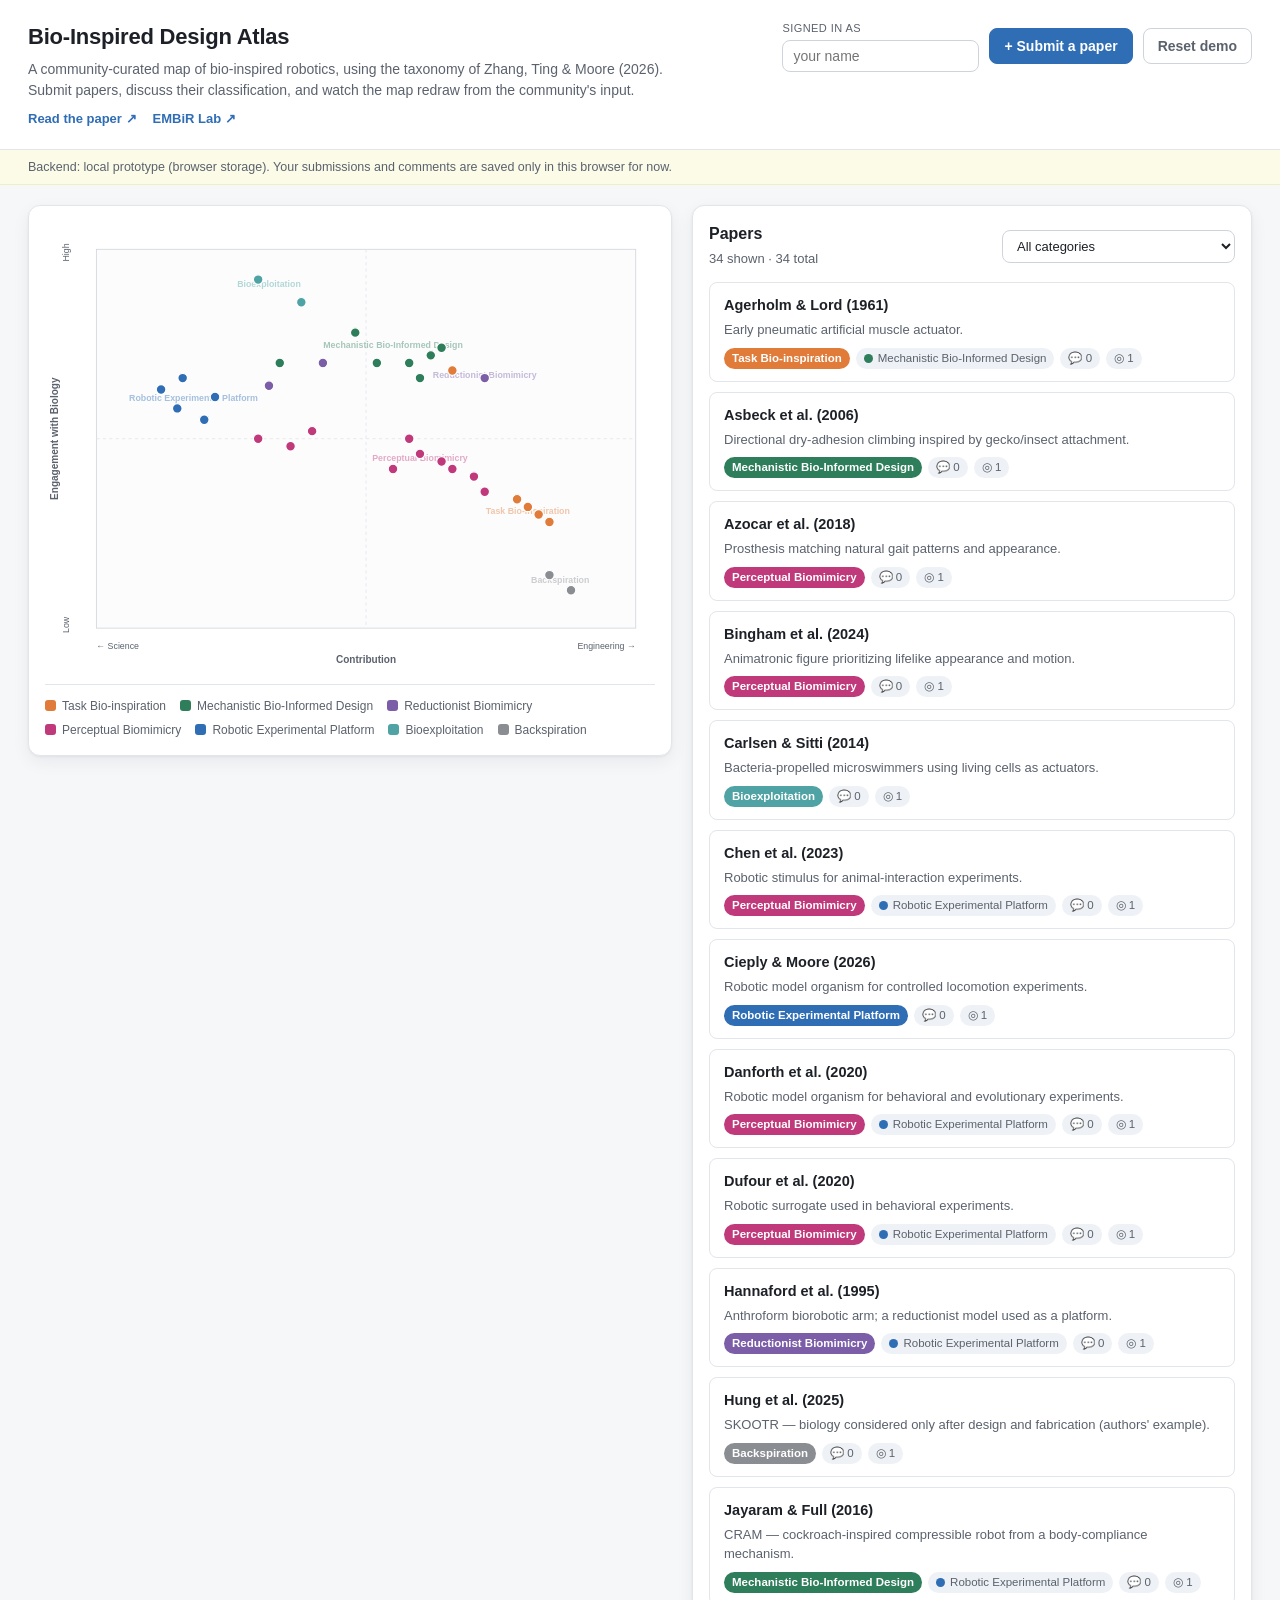
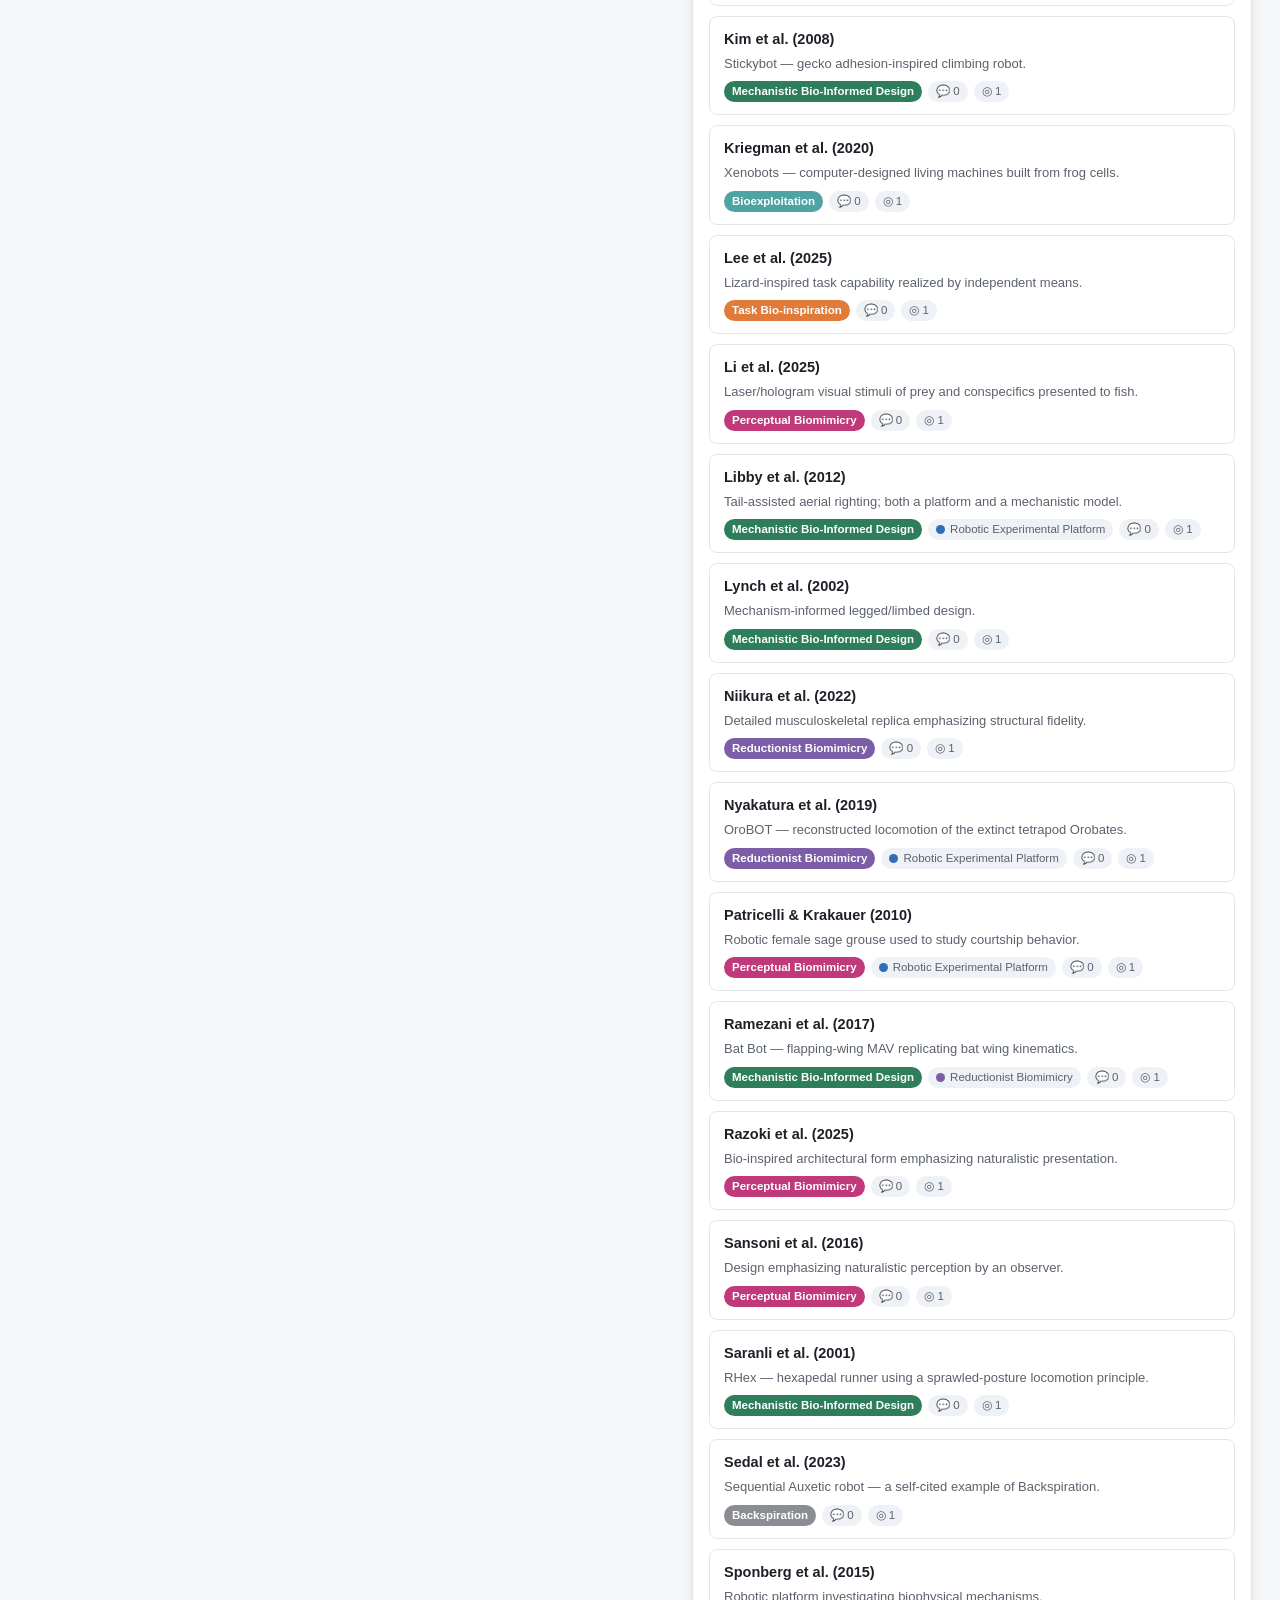
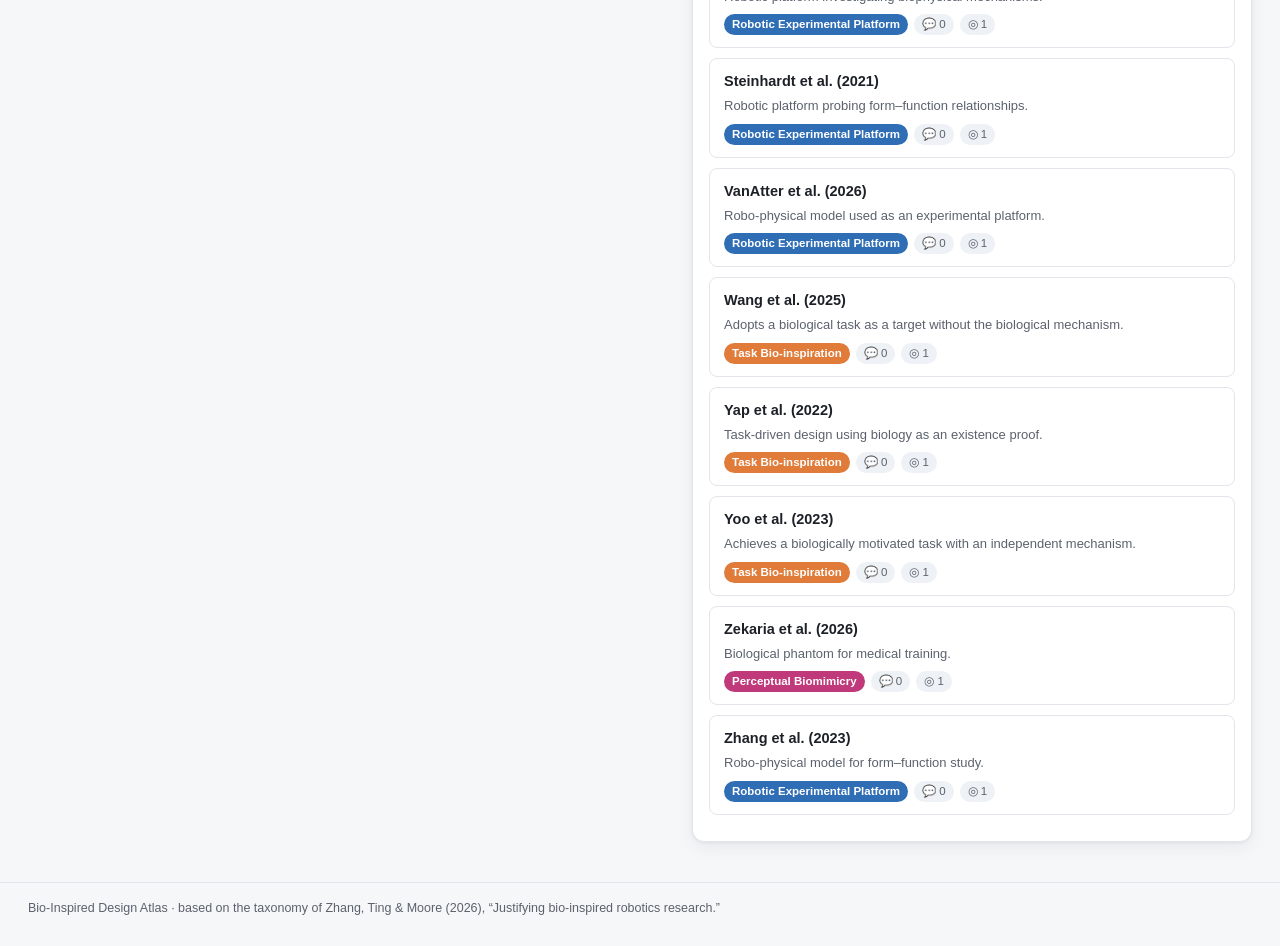
<file: standalone.html>
<!DOCTYPE html>
<html lang="en">
  <head>
    <meta charset="utf-8" />
    <meta name="viewport" content="width=device-width, initial-scale=1" />
    <title>Bio-Inspired Design Atlas</title>
    <meta
      name="description"
      content="A community atlas of bio-inspired robotics papers, classified and mapped by the Zhang–Ting–Moore (2026) taxonomy."
    />
    <!-- Bump ?v=N on EVERY asset below together when you change any CSS/JS,
         so browsers never mix a new file with a stale cached one. -->
    <style>
/* ============================================================================
 * styles.css — Bio-Inspired Design Atlas
 * ==========================================================================*/

:root {
  --bg: #f6f7f9;
  --panel: #ffffff;
  --ink: #1d2127;
  --ink-soft: #5b626d;
  --line: #e2e5ea;
  --line-strong: #cfd4dc;
  --accent: #2f6db5;
  --accent-ink: #ffffff;
  --shadow: 0 1px 3px rgba(16, 24, 40, 0.06), 0 6px 18px rgba(16, 24, 40, 0.06);
  --radius: 12px;
  --radius-sm: 8px;
}

* { box-sizing: border-box; }

body {
  margin: 0;
  font-family: -apple-system, BlinkMacSystemFont, "Segoe UI", Roboto, Helvetica,
    Arial, sans-serif;
  color: var(--ink);
  background: var(--bg);
  line-height: 1.5;
}

/* ---- Header ------------------------------------------------------------- */
.bid-header {
  display: flex;
  flex-wrap: wrap;
  gap: 16px 24px;
  align-items: flex-start;
  justify-content: space-between;
  padding: 20px 28px;
  background: var(--panel);
  border-bottom: 1px solid var(--line);
}
.bid-header-main { max-width: 640px; }
.bid-header h1 { margin: 0; font-size: 22px; letter-spacing: -0.01em; }
.bid-sub { margin: 6px 0 0; color: var(--ink-soft); font-size: 14px; }
.bid-header-links { margin: 8px 0 0; display: flex; flex-wrap: wrap; gap: 16px; font-size: 13px; }
.bid-header-links a { color: var(--accent); text-decoration: none; font-weight: 600; }
.bid-header-links a:hover { text-decoration: underline; }

.bid-header-actions {
  display: flex;
  flex-wrap: wrap;
  align-items: center;
  gap: 10px;
}
.bid-identity {
  display: flex;
  flex-direction: column;
  font-size: 11px;
  color: var(--ink-soft);
  text-transform: uppercase;
  letter-spacing: 0.04em;
}
.bid-identity input {
  margin-top: 3px;
  padding: 7px 10px;
  border: 1px solid var(--line-strong);
  border-radius: var(--radius-sm);
  font-size: 14px;
  min-width: 150px;
  text-transform: none;
  letter-spacing: normal;
  color: var(--ink);
}

.bid-btn {
  padding: 9px 14px;
  border-radius: var(--radius-sm);
  border: 1px solid var(--line-strong);
  background: var(--panel);
  color: var(--ink);
  font-size: 14px;
  font-weight: 600;
  cursor: pointer;
  transition: background 0.12s, border-color 0.12s, opacity 0.12s;
}
.bid-btn:hover { background: #f0f2f5; }
.bid-btn-primary {
  background: var(--accent);
  border-color: var(--accent);
  color: var(--accent-ink);
}
.bid-btn-primary:hover { background: #275c9b; }
.bid-btn-ghost { color: var(--ink-soft); }
.bid-btn:disabled { opacity: 0.5; cursor: not-allowed; }

.bid-auth { display: flex; align-items: center; gap: 8px; flex-wrap: wrap; }
.bid-auth-name { font-size: 13px; color: var(--ink-soft); }

.bid-backend-note {
  padding: 8px 28px;
  font-size: 12.5px;
  color: var(--ink-soft);
  background: #fbfbe8;
  border-bottom: 1px solid #efeecb;
}

/* ---- Layout ------------------------------------------------------------- */
.bid-layout {
  display: grid;
  grid-template-columns: minmax(420px, 1.15fr) minmax(360px, 1fr);
  gap: 20px;
  padding: 20px 28px 40px;
  align-items: start;
}
@media (max-width: 940px) {
  .bid-layout { grid-template-columns: 1fr; }
}

.bid-map-pane {
  position: sticky;
  top: 16px;
  background: var(--panel);
  border: 1px solid var(--line);
  border-radius: var(--radius);
  box-shadow: var(--shadow);
  padding: 16px;
}
@media (max-width: 940px) {
  .bid-map-pane { position: static; }
}

.bid-plot { width: 100%; }
.bid-plot-svg { width: 100%; height: auto; display: block; overflow: visible; }

/* ---- Plot internals ----------------------------------------------------- */
.bid-plot-frame { fill: #fcfcfd; stroke: var(--line-strong); stroke-width: 1; }
.bid-plot-grid { stroke: var(--line); stroke-width: 1; stroke-dasharray: 4 4; }
.bid-cat-label {
  font-size: 11px;
  font-weight: 700;
  opacity: 0.42;
  pointer-events: none;
  user-select: none;
}
.bid-axis-title { font-size: 12.5px; font-weight: 600; fill: var(--ink-soft); }
.bid-axis-end { font-size: 11px; fill: var(--ink-soft); }

.bid-dot {
  stroke: #ffffff;
  stroke-width: 1.5;
  cursor: pointer;
  transition: r 0.1s;
}
.bid-dot:hover { stroke: var(--ink); stroke-width: 2; }
.bid-dot:focus { outline: none; stroke: var(--ink); stroke-width: 2.5; }
.bid-dot.is-selected { stroke: var(--ink); stroke-width: 3; }

.bid-plot-tip {
  position: absolute;
  z-index: 5;
  pointer-events: none;
  background: #1d2127;
  color: #fff;
  padding: 7px 10px;
  border-radius: 8px;
  font-size: 12.5px;
  max-width: 240px;
  box-shadow: var(--shadow);
}
.bid-tip-meta { color: #b8bfca; font-size: 11px; }

/* ---- Legend ------------------------------------------------------------- */
.bid-legend {
  display: flex;
  flex-wrap: wrap;
  gap: 6px 14px;
  margin-top: 12px;
  padding-top: 12px;
  border-top: 1px solid var(--line);
}
.bid-legend-item {
  display: flex;
  align-items: center;
  gap: 6px;
  font-size: 12px;
  color: var(--ink-soft);
  cursor: default;
}
.bid-legend-swatch {
  width: 11px;
  height: 11px;
  border-radius: 3px;
  flex: 0 0 auto;
}

/* ---- Side pane / list --------------------------------------------------- */
.bid-side-pane {
  background: var(--panel);
  border: 1px solid var(--line);
  border-radius: var(--radius);
  box-shadow: var(--shadow);
  padding: 16px;
  min-height: 300px;
}
.bid-list-head {
  display: flex;
  align-items: center;
  justify-content: space-between;
  gap: 12px;
  margin-bottom: 12px;
}
.bid-list-head h2 { margin: 0; font-size: 16px; }
.bid-list-count { color: var(--ink-soft); font-size: 13px; }
.bid-filter {
  padding: 7px 10px;
  border: 1px solid var(--line-strong);
  border-radius: var(--radius-sm);
  font-size: 13px;
  color: var(--ink);
  background: var(--panel);
}

.bid-card {
  border: 1px solid var(--line);
  border-radius: var(--radius-sm);
  padding: 12px 14px;
  margin-bottom: 10px;
  cursor: pointer;
  transition: border-color 0.12s, box-shadow 0.12s;
}
.bid-card:hover { border-color: var(--line-strong); box-shadow: var(--shadow); }
.bid-card-title { font-weight: 600; font-size: 14.5px; }
.bid-card-blurb { color: var(--ink-soft); font-size: 13px; margin-top: 3px; }
.bid-card-meta {
  display: flex;
  flex-wrap: wrap;
  align-items: center;
  gap: 6px;
  margin-top: 8px;
}

.bid-chip {
  display: inline-flex;
  align-items: center;
  gap: 5px;
  font-size: 11.5px;
  font-weight: 600;
  padding: 2px 8px;
  border-radius: 999px;
  color: #fff;
  white-space: nowrap;
}
.bid-chip-soft {
  background: #eef1f5;
  color: var(--ink-soft);
  font-weight: 500;
}
.bid-chip-dot {
  width: 9px; height: 9px; border-radius: 50%; flex: 0 0 auto;
}

/* ---- Detail ------------------------------------------------------------- */
.bid-back {
  background: none;
  border: none;
  color: var(--accent);
  font-size: 13.5px;
  cursor: pointer;
  padding: 0;
  margin-bottom: 10px;
}
.bid-detail-title { margin: 0 0 4px; font-size: 18px; }
.bid-detail-fulltitle { font-size: 14.5px; font-weight: 600; margin: 0 0 6px; }
.bid-detail-blurb { color: var(--ink-soft); font-size: 14px; margin: 0 0 10px; }
.bid-detail-link { font-size: 13px; }

.bid-position-box {
  background: #f8f9fb;
  border: 1px solid var(--line);
  border-radius: var(--radius-sm);
  padding: 12px 14px;
  margin: 12px 0 6px;
}
.bid-position-box h3 { margin: 0 0 8px; font-size: 13px; text-transform: uppercase; letter-spacing: 0.04em; color: var(--ink-soft); }
.bid-tally-row {
  display: flex;
  align-items: center;
  gap: 8px;
  font-size: 13px;
  margin-bottom: 4px;
}
.bid-tally-bar {
  height: 8px;
  border-radius: 4px;
  min-width: 4px;
}
.bid-pos-readout { font-size: 13px; color: var(--ink-soft); margin-top: 6px; }

/* ---- Comments ----------------------------------------------------------- */
.bid-comments h3 { font-size: 15px; margin: 18px 0 8px; }
.bid-comment {
  border-left: 2px solid var(--line);
  padding: 6px 0 2px 12px;
  margin: 8px 0;
}
.bid-comment-head {
  display: flex;
  align-items: center;
  gap: 8px;
  font-size: 12px;
  color: var(--ink-soft);
}
.bid-comment-author { font-weight: 600; color: var(--ink); }
.bid-comment-body { font-size: 14px; margin: 4px 0; white-space: pre-wrap; word-break: break-word; }
.bid-edit-form { margin: 4px 0; }
.bid-edit-textarea {
  width: 100%;
  padding: 8px 10px;
  border: 1px solid var(--line-strong);
  border-radius: var(--radius-sm);
  font-size: 14px;
  font-family: inherit;
  resize: vertical;
  min-height: 60px;
}
.bid-comment-body.is-deleted { color: var(--ink-soft); font-style: italic; }
.bid-comment-sg {
  font-size: 12px;
  color: var(--ink-soft);
  background: #f4f6f9;
  border-radius: 6px;
  padding: 4px 8px;
  margin: 4px 0;
  display: inline-flex;
  flex-wrap: wrap;
  gap: 4px 8px;
  align-items: center;
}
.bid-comment-actions {
  display: flex;
  align-items: center;
  gap: 12px;
  font-size: 12.5px;
  margin-top: 2px;
}
.bid-vote {
  display: inline-flex;
  align-items: center;
  gap: 4px;
}
.bid-vote button {
  border: none;
  background: none;
  cursor: pointer;
  font-size: 15px;
  line-height: 1;
  color: var(--ink-soft);
  padding: 0 2px;
}
.bid-vote button.is-on { color: var(--accent); }
.bid-vote-score { min-width: 16px; text-align: center; font-weight: 600; }
.bid-linkbtn {
  border: none; background: none; color: var(--accent);
  cursor: pointer; font-size: 12.5px; padding: 0;
}
.bid-linkbtn.is-danger { color: #b23b3b; }

/* ---- Forms / classification widget ------------------------------------- */
.bid-form { margin-top: 8px; }
.bid-field { margin-bottom: 12px; }
.bid-field label { display: block; font-size: 12.5px; font-weight: 600; margin-bottom: 4px; }
.bid-field input[type="text"],
.bid-field input[type="url"],
.bid-field input[type="number"],
.bid-field textarea {
  width: 100%;
  padding: 8px 10px;
  border: 1px solid var(--line-strong);
  border-radius: var(--radius-sm);
  font-size: 14px;
  font-family: inherit;
  color: var(--ink);
}
.bid-field textarea { resize: vertical; min-height: 70px; }

.bid-classify {
  border: 1px solid var(--line);
  border-radius: var(--radius-sm);
  padding: 12px;
  background: #fafbfc;
}
.bid-slider-row { margin-bottom: 10px; }
.bid-slider-row label { display: flex; justify-content: space-between; font-size: 12.5px; font-weight: 600; }
.bid-slider-row .bid-slider-val { color: var(--ink-soft); font-weight: 500; }
.bid-slider-row input[type="range"] { width: 100%; }
.bid-slider-ends { display: flex; justify-content: space-between; font-size: 11px; color: var(--ink-soft); }

.bid-cat-picker { display: flex; flex-wrap: wrap; gap: 6px; margin-top: 4px; }
.bid-cat-toggle {
  display: inline-flex;
  align-items: center;
  gap: 6px;
  font-size: 12.5px;
  padding: 5px 9px;
  border: 1px solid var(--line-strong);
  border-radius: 999px;
  cursor: pointer;
  user-select: none;
}
.bid-cat-toggle input { display: none; }
.bid-cat-toggle.is-on { border-color: currentColor; background: #fff; font-weight: 600; }

.bid-form-actions { display: flex; gap: 10px; align-items: center; margin-top: 8px; }
.bid-error { color: #b23b3b; font-size: 13px; }
.bid-hint { color: var(--ink-soft); font-size: 12px; }

.bid-doi-row { display: flex; gap: 8px; align-items: stretch; }
.bid-doi-row input { flex: 1; }
.bid-doi-row .bid-btn { white-space: nowrap; }
.bid-lookup-msg { margin-top: 8px; font-size: 13px; padding: 8px 10px; border-radius: var(--radius-sm); }
.bid-lookup-info { background: #eef2f7; color: var(--ink-soft); }
.bid-lookup-ok { background: #e9f6ee; color: #1f6b3b; border: 1px solid #cdead6; }
.bid-lookup-error { background: #fdecec; color: #7a1f1f; border: 1px solid #f4caca; }
.bid-found-sub { margin-top: 3px; font-size: 12px; opacity: 0.85; }

.bid-toggle-classify {
  display: inline-flex; align-items: center; gap: 6px;
  font-size: 12.5px; color: var(--ink-soft); margin-bottom: 8px; cursor: pointer;
}

/* ---- Modal -------------------------------------------------------------- */
.bid-modal-backdrop {
  position: fixed; inset: 0; background: rgba(16, 24, 40, 0.45);
  display: flex; align-items: flex-start; justify-content: center;
  padding: 40px 16px; z-index: 50; overflow: auto;
}
.bid-modal {
  background: var(--panel);
  border-radius: var(--radius);
  box-shadow: var(--shadow);
  width: 100%;
  max-width: 560px;
  padding: 22px 24px;
}
.bid-modal h2 { margin: 0 0 4px; font-size: 18px; }
.bid-modal-sub { margin: 0 0 14px; color: var(--ink-soft); font-size: 13.5px; }
.bid-modal-close {
  float: right; border: none; background: none; font-size: 20px;
  cursor: pointer; color: var(--ink-soft); line-height: 1;
}

.bid-empty { color: var(--ink-soft); font-size: 14px; padding: 20px 4px; }

.bid-footer {
  padding: 16px 28px 28px;
  color: var(--ink-soft);
  font-size: 12.5px;
  border-top: 1px solid var(--line);
}
.bid-footer code { background: #eef1f5; padding: 1px 5px; border-radius: 4px; }

</style>
    <script>
      // Visible startup-error box: surfaces any script-load or boot failure
      // (e.g. a browser blocking scripts on a double-clicked file:// page)
      // instead of leaving a silently-blank plot.
      (function () {
        function show(msg) {
          try {
            var b = document.getElementById("bid-fatal");
            if (!b) {
              b = document.createElement("div");
              b.id = "bid-fatal";
              b.setAttribute(
                "style",
                "position:fixed;left:0;right:0;top:0;z-index:9999;background:#fdecec;color:#7a1f1f;border-bottom:1px solid #f4caca;padding:10px 14px;font:13px -apple-system,Segoe UI,Roboto,sans-serif"
              );
              (document.body || document.documentElement).appendChild(b);
            }
            b.textContent =
              "Atlas could not start: " + msg +
              "  —  Some browsers block scripts on double-clicked (file://) pages. Open it via a local server or the deployed site — see README, or use standalone.html.";
          } catch (e) {}
        }
        window.addEventListener("error", function (e) {
          var m = (e && e.message) ||
            (e && e.target && e.target.src ? "failed to load " + e.target.src : "unknown error");
          show(m);
        }, true);
        window.addEventListener("unhandledrejection", function (e) {
          show((e && e.reason && e.reason.message) || "startup failed");
        });
      })();
    </script>
  </head>
  <body>
    <header class="bid-header">
      <div class="bid-header-main">
        <h1>Bio-Inspired Design Atlas</h1>
        <p class="bid-sub">
          A community-curated map of bio-inspired robotics, using the taxonomy of
          Zhang, Ting &amp; Moore (2026). Submit papers, discuss their
          classification, and watch the map redraw from the community's input.
        </p>
        <p class="bid-header-links">
          <a href="https://arxiv.org/abs/2605.19840" target="_blank" rel="noopener noreferrer">Read the paper ↗</a>
          <a href="https://www.embirlab.com" target="_blank" rel="noopener noreferrer">EMBiR Lab ↗</a>
        </p>
      </div>
      <div class="bid-header-actions">
        <label class="bid-identity">
          <span>Signed in as</span>
          <input
            id="bid-user"
            type="text"
            placeholder="your name"
            autocomplete="off"
            aria-label="Your display name"
          />
        </label>
        <button id="bid-submit-btn" class="bid-btn bid-btn-primary">+ Submit a paper</button>
        <button id="bid-reset-btn" class="bid-btn bid-btn-ghost" title="Restore the seed dataset">Reset demo</button>
      </div>
    </header>

    <div id="bid-backend-note" class="bid-backend-note"></div>

    <main class="bid-layout">
      <section class="bid-map-pane" aria-label="Taxonomy map">
        <div id="bid-plot" class="bid-plot"></div>
        <div id="bid-legend" class="bid-legend"></div>
      </section>

      <section class="bid-side-pane" aria-label="Papers">
        <div id="bid-side"></div>
      </section>
    </main>

    <!-- Modal host -->
    <div id="bid-modal-root"></div>

    <footer class="bid-footer">
      <span>
        Bio-Inspired Design Atlas · based on the taxonomy of Zhang, Ting &amp;
        Moore (2026), &ldquo;Justifying bio-inspired robotics research.&rdquo;
      </span>
    </footer>

    <script>
/* ============================================================================
 * data.js — Taxonomy definitions and seed papers
 *
 * The taxonomy follows Zhang, Ting & Moore (2026), "Justifying bio-inspired
 * robotics research: A taxonomy of strategies."
 *
 * Plot axes (Fig. 2 of the paper):
 *   x  : 0.0 = purely Scientific contribution ... 1.0 = purely Engineering
 *   y  : 0.0 = low Engagement with Biology     ... 1.0 = high Engagement
 *
 * Everything here is *seed* data. Positions and category tallies are meant to
 * be overwritten by the community: each classification suggestion a user adds
 * (on submission, or in a comment) contributes an (x, y) point and a set of
 * category tags. A paper's plotted position is the mean of all such points.
 * ==========================================================================*/

(function (global) {
  "use strict";

  // ---- The two axes of Figure 2 -------------------------------------------
  const AXES = {
    x: { label: "Contribution", low: "Science", high: "Engineering" },
    y: { label: "Engagement with Biology", low: "Low", high: "High" },
  };

  // ---- The seven taxonomic categories -------------------------------------
  // `centroid` is where the category label floats on the map and where new
  // suggestions default their slider — it is a visual hint, not a constraint.
  const CATEGORIES = [
    {
      id: "task",
      name: "Task Bio-inspiration",
      color: "#E07B39",
      centroid: { x: 0.80, y: 0.30 },
      blurb:
        "A biological behavior or capability is the motivating goal, but the " +
        "design uses an independent mechanism. Biology serves as an existence " +
        "proof that the task is possible; it informs the goal, not the how.",
    },
    {
      id: "mechanistic",
      name: "Mechanistic Bio-Informed Design",
      color: "#2E7D5B",
      centroid: { x: 0.55, y: 0.74 },
      blurb:
        "A well-characterized biological mechanism is understood, abstracted, " +
        "and translated into an engineered system to enhance performance or " +
        "confer new capabilities. Each design decision is traceable to biology.",
    },
    {
      id: "reductionist",
      name: "Reductionist Biomimicry",
      color: "#7B5EA7",
      centroid: { x: 0.72, y: 0.66 },
      blurb:
        "Closely mirrors the structures of a biological system without " +
        "identifying the mechanistic principle behind their function. Strongest " +
        "when used iteratively as an experimental platform.",
    },
    {
      id: "perceptual",
      name: "Perceptual Biomimicry",
      color: "#C0397A",
      centroid: { x: 0.60, y: 0.44 },
      blurb:
        "The biological presentation of the design is the primary objective. " +
        "Success means the design is perceived as biological or naturalistic " +
        "by its intended audience — the presentation is the function.",
    },
    {
      id: "rep",
      name: "Robotic Experimental Platform",
      color: "#2F6DB5",
      centroid: { x: 0.18, y: 0.60 },
      blurb:
        "A robotic or mechanical surrogate replaces live animals to isolate and " +
        "study specific properties (morphology, kinematics, behavior) under " +
        "repeatable conditions to test scientific hypotheses.",
    },
    {
      id: "bioexploitation",
      name: "Bioexploitation",
      color: "#4FA3A5",
      centroid: { x: 0.32, y: 0.90 },
      blurb:
        "Directly incorporates biological material — living tissue or deceased " +
        "appendages — into engineered systems. Exploits biology's small-scale " +
        "manufacturing and pre-integrated components (e.g., bio-hybrid robots).",
    },
    {
      id: "backspiration",
      name: "Backspiration",
      color: "#8A8D91",
      centroid: { x: 0.86, y: 0.12 },
      blurb:
        "The 'bio-inspired' label is applied retroactively rather than arising " +
        "from the design process — a post-hoc analogy or visibility keyword " +
        "where biology did not substantively shape the engineering decisions.",
    },
  ];

  const CATEGORY_BY_ID = {};
  CATEGORIES.forEach((c) => (CATEGORY_BY_ID[c.id] = c));

  // ---- Seed papers (drawn from Fig. 2 of the review) ----------------------
  // Each paper carries an initial "seed" suggestion so the map is populated on
  // first load. `blurb` is a short editable descriptor, not an exact title.
  // p() = helper to build a seed paper with one seed suggestion.
  function p(id, label, year, cats, x, y, blurb) {
    return {
      id,
      label, // e.g. "Kriegman et al. (2020)"
      year,
      link: "",
      blurb: blurb || "Seed example from Fig. 2 of the review.",
      seed: true,
      seedSuggestion: { x, y, categories: cats },
    };
  }

  const SEED_PAPERS = [
    // --- Robotic Experimental Platform ---
    p("vanatter2026", "VanAtter et al. (2026)", 2026, ["rep"], 0.15, 0.58,
      "Robo-physical model used as an experimental platform."),
    p("libby2012", "Libby et al. (2012)", 2012, ["rep", "mechanistic"], 0.34, 0.70,
      "Tail-assisted aerial righting; both a platform and a mechanistic model."),
    p("steinhardt2021", "Steinhardt et al. (2021)", 2021, ["rep"], 0.20, 0.55,
      "Robotic platform probing form–function relationships."),
    p("cieply2026", "Cieply & Moore (2026)", 2026, ["rep"], 0.12, 0.63,
      "Robotic model organism for controlled locomotion experiments."),
    p("zhang2023", "Zhang et al. (2023)", 2023, ["rep"], 0.16, 0.66,
      "Robo-physical model for form–function study."),
    p("sponberg2015", "Sponberg et al. (2015)", 2015, ["rep"], 0.22, 0.61,
      "Robotic platform investigating biophysical mechanisms."),
    p("dufour2020", "Dufour et al. (2020)", 2020, ["rep", "perceptual"], 0.30, 0.50,
      "Robotic surrogate used in behavioral experiments."),
    p("patricelli2010", "Patricelli & Krakauer (2010)", 2010, ["rep", "perceptual"], 0.36, 0.48,
      "Robotic female sage grouse used to study courtship behavior."),
    p("danforth2020", "Danforth et al. (2020)", 2020, ["rep", "perceptual"], 0.40, 0.52,
      "Robotic model organism for behavioral and evolutionary experiments."),
    p("hannaford1995", "Hannaford et al. (1995)", 1995, ["rep", "reductionist"], 0.32, 0.64,
      "Anthroform biorobotic arm; a reductionist model used as a platform."),
    p("nyakatura2019", "Nyakatura et al. (2019)", 2019, ["reductionist", "rep"], 0.42, 0.70,
      "OroBOT — reconstructed locomotion of the extinct tetrapod Orobates."),

    // --- Mechanistic Bio-Informed Design ---
    p("jayaram2016", "Jayaram & Full (2016)", 2016, ["mechanistic", "rep"], 0.48, 0.78,
      "CRAM — cockroach-inspired compressible robot from a body-compliance mechanism."),
    p("saranli2001", "Saranli et al. (2001)", 2001, ["mechanistic"], 0.62, 0.72,
      "RHex — hexapedal runner using a sprawled-posture locomotion principle."),
    p("agerholm1961", "Agerholm & Lord (1961)", 1961, ["mechanistic", "task"], 0.66, 0.68,
      "Early pneumatic artificial muscle actuator."),
    p("kim2008", "Kim et al. (2008)", 2008, ["mechanistic"], 0.58, 0.70,
      "Stickybot — gecko adhesion-inspired climbing robot."),
    p("asbeck2006", "Asbeck et al. (2006)", 2006, ["mechanistic"], 0.60, 0.66,
      "Directional dry-adhesion climbing inspired by gecko/insect attachment."),
    p("ramezani2017", "Ramezani et al. (2017)", 2017, ["mechanistic", "reductionist"], 0.64, 0.74,
      "Bat Bot — flapping-wing MAV replicating bat wing kinematics."),
    p("lynch2002", "Lynch et al. (2002)", 2002, ["mechanistic"], 0.52, 0.70,
      "Mechanism-informed legged/limbed design."),

    // --- Reductionist Biomimicry ---
    p("niikura2022", "Niikura et al. (2022)", 2022, ["reductionist"], 0.72, 0.66,
      "Detailed musculoskeletal replica emphasizing structural fidelity."),

    // --- Perceptual Biomimicry ---
    p("chen2023", "Chen et al. (2023)", 2023, ["perceptual", "rep"], 0.58, 0.50,
      "Robotic stimulus for animal-interaction experiments."),
    p("bingham2024", "Bingham et al. (2024)", 2024, ["perceptual"], 0.70, 0.40,
      "Animatronic figure prioritizing lifelike appearance and motion."),
    p("azocar2018", "Azocar et al. (2018)", 2018, ["perceptual"], 0.64, 0.44,
      "Prosthesis matching natural gait patterns and appearance."),
    p("sansoni2016", "Sansoni et al. (2016)", 2016, ["perceptual"], 0.66, 0.42,
      "Design emphasizing naturalistic perception by an observer."),
    p("zekaria2026", "Zekaria et al. (2026)", 2026, ["perceptual"], 0.60, 0.46,
      "Biological phantom for medical training."),
    p("razoki2025", "Razoki et al. (2025)", 2025, ["perceptual"], 0.72, 0.36,
      "Bio-inspired architectural form emphasizing naturalistic presentation."),
    p("li2025", "Li et al. (2025)", 2025, ["perceptual"], 0.55, 0.42,
      "Laser/hologram visual stimuli of prey and conspecifics presented to fish."),

    // --- Task Bio-inspiration ---
    p("yoo2023", "Yoo et al. (2023)", 2023, ["task"], 0.80, 0.32,
      "Achieves a biologically motivated task with an independent mechanism."),
    p("wang2025", "Wang et al. (2025)", 2025, ["task"], 0.84, 0.28,
      "Adopts a biological task as a target without the biological mechanism."),
    p("yap2022", "Yap et al. (2022)", 2022, ["task"], 0.78, 0.34,
      "Task-driven design using biology as an existence proof."),
    p("lee2025", "Lee et al. (2025)", 2025, ["task"], 0.82, 0.30,
      "Lizard-inspired task capability realized by independent means."),

    // --- Bioexploitation ---
    p("kriegman2020", "Kriegman et al. (2020)", 2020, ["bioexploitation"], 0.30, 0.92,
      "Xenobots — computer-designed living machines built from frog cells."),
    p("carlsen2014", "Carlsen & Sitti (2014)", 2014, ["bioexploitation"], 0.38, 0.86,
      "Bacteria-propelled microswimmers using living cells as actuators."),

    // --- Backspiration ---
    p("hung2025", "Hung et al. (2025)", 2025, ["backspiration"], 0.84, 0.14,
      "SKOOTR — biology considered only after design and fabrication (authors' example)."),
    p("sedal2023", "Sedal et al. (2023)", 2023, ["backspiration"], 0.88, 0.10,
      "Sequential Auxetic robot — a self-cited example of Backspiration."),
  ];

  global.BID = global.BID || {};
  global.BID.AXES = AXES;
  global.BID.CATEGORIES = CATEGORIES;
  global.BID.CATEGORY_BY_ID = CATEGORY_BY_ID;
  global.BID.SEED_PAPERS = SEED_PAPERS;
})(window);

</script>
    <script>
/* ============================================================================
 * store.js — Data-access layer (localStorage implementation)
 *
 * Every method is async (returns a Promise) even though localStorage is
 * synchronous. This is deliberate: the Supabase-backed store has the exact
 * same method signatures but is genuinely async, so swapping the backend
 * later requires NO changes in app.js — just point BID.store at the other
 * implementation. See supabase/schema.sql and README.md.
 *
 * Data model
 *   paper       { id, label, year, link, blurb, author, createdAt, seed }
 *   comment     { id, paperId, parentId, body, author, createdAt,
 *                 voters:{userId:±1}, deleted }
 *   suggestion  { id, paperId, commentId|null, x, y, categories:[id], author,
 *                 createdAt }
 *
 * A paper's plotted position is the MEAN of all its suggestions' (x,y).
 * Its category tally counts every category tag across all suggestions.
 * ==========================================================================*/

(function (global) {
  "use strict";

  const KEY = "bid_state_v1";
  const USER_KEY = "bid_user_v1";

  let _id = 0;
  function uid(prefix) {
    _id += 1;
    return prefix + "_" + Date.now().toString(36) + "_" + _id.toString(36);
  }

  function nowISO() {
    return new Date().toISOString();
  }

  function defer(value) {
    // Mimic an async backend so the UI code is identical for Supabase.
    return new Promise((resolve) => setTimeout(() => resolve(value), 0));
  }

  // ---- Persistence --------------------------------------------------------
  let state = null;
  let storageHealthy = true; // flips false if a write ever fails (quota / private mode)

  function persist() {
    try {
      localStorage.setItem(KEY, JSON.stringify(state));
      storageHealthy = true;
      return true;
    } catch (e) {
      console.warn("Could not persist state:", e);
      storageHealthy = false; // surfaced by the UI as a visible warning
      return false;
    }
  }

  function seedState() {
    const papers = [];
    const comments = [];
    const suggestions = [];
    (global.BID.SEED_PAPERS || []).forEach((sp) => {
      papers.push({
        id: sp.id,
        label: sp.label,
        year: sp.year,
        link: sp.link || "",
        blurb: sp.blurb || "",
        author: "seed",
        createdAt: nowISO(),
        seed: true,
      });
      if (sp.seedSuggestion) {
        suggestions.push({
          id: uid("sg"),
          paperId: sp.id,
          commentId: null,
          x: sp.seedSuggestion.x,
          y: sp.seedSuggestion.y,
          categories: sp.seedSuggestion.categories.slice(),
          author: "seed",
          createdAt: nowISO(),
        });
      }
    });
    return { version: 1, papers, comments, suggestions };
  }

  function load() {
    if (state) return state;
    let raw = null;
    try {
      raw = localStorage.getItem(KEY);
    } catch (e) {
      raw = null;
    }
    if (raw) {
      try {
        state = JSON.parse(raw);
      } catch (e) {
        state = null;
      }
    }
    // Validate ALL collections — a partial/old-schema blob (papers present but
    // comments/suggestions missing) would otherwise crash decoratePaper().
    if (
      !state ||
      !Array.isArray(state.papers) ||
      !Array.isArray(state.comments) ||
      !Array.isArray(state.suggestions)
    ) {
      state = seedState();
      persist();
    }
    return state;
  }

  // ---- Derived values -----------------------------------------------------
  function clamp01(v) {
    v = Number(v);
    if (isNaN(v)) return 0.5;
    return Math.max(0, Math.min(1, v));
  }

  function decoratePaper(paper) {
    const sgs = state.suggestions.filter((s) => s.paperId === paper.id);
    const n = sgs.length;
    let position = null;
    if (n > 0) {
      const sx = sgs.reduce((a, s) => a + clamp01(s.x), 0);
      const sy = sgs.reduce((a, s) => a + clamp01(s.y), 0);
      position = { x: sx / n, y: sy / n };
    }
    const tally = {};
    sgs.forEach((s) => {
      (s.categories || []).forEach((cid) => {
        tally[cid] = (tally[cid] || 0) + 1;
      });
    });
    // Order categories by the paper.js declaration order for stable tie-breaks.
    const ordered = (global.BID.CATEGORIES || [])
      .map((c) => ({ id: c.id, count: tally[c.id] || 0 }))
      .filter((t) => t.count > 0)
      .sort((a, b) => b.count - a.count);
    const topCategory = ordered.length ? ordered[0].id : null;
    const commentCount = state.comments.filter(
      (c) => c.paperId === paper.id && !c.deleted
    ).length;
    return Object.assign({}, paper, {
      position,
      suggestionCount: n,
      commentCount,
      categoryTally: ordered,
      topCategory,
    });
  }

  // ---- Public API ---------------------------------------------------------
  const store = {
    backendName: "Local prototype (browser storage)",

    async ready() {
      load();
      return defer(true);
    },

    isStorageHealthy() {
      return storageHealthy;
    },

    async getPapers() {
      load();
      return defer(state.papers.map(decoratePaper));
    },

    async getPaper(id) {
      load();
      const p = state.papers.find((x) => x.id === id);
      return defer(p ? decoratePaper(p) : null);
    },

    // Case-insensitive DOI lookup for duplicate prevention. Returns {id,label} or null.
    async findPaperByDoi(doi) {
      load();
      const norm = String(doi || "").trim().toLowerCase();
      if (!norm) return defer(null);
      const p = state.papers.find((x) => (x.doi || "").trim().toLowerCase() === norm);
      return defer(p ? { id: p.id, label: p.label } : null);
    },

    // data: { doi, title, firstAuthor, label, year, link, blurb, x, y,
    //         categories:[], justification, author }
    async addPaper(data) {
      load();
      const id = uid("pp");
      const createdAt = nowISO();
      const author = (data.author || "anonymous").trim() || "anonymous";
      state.papers.push({
        id,
        doi: String(data.doi || "").trim(),
        title: String(data.title || "").trim(),
        firstAuthor: String(data.firstAuthor || "").trim(),
        label: String(data.label || "").trim(),
        year: data.year ? Number(data.year) : null,
        link: String(data.link || "").trim(),
        blurb: String(data.blurb || "").trim(),
        author,
        createdAt,
        seed: false,
      });
      // The submitter's initial classification is the paper's first suggestion.
      state.suggestions.push({
        id: uid("sg"),
        paperId: id,
        commentId: null,
        x: clamp01(data.x),
        y: clamp01(data.y),
        categories: (data.categories || []).slice(),
        author,
        createdAt,
      });
      // Their justification becomes the opening comment of the thread.
      if (data.justification && data.justification.trim()) {
        state.comments.push({
          id: uid("cm"),
          paperId: id,
          parentId: null,
          body: data.justification.trim(),
          author,
          createdAt,
          voters: {},
          deleted: false,
        });
      }
      persist();
      return defer(id);
    },

    async getComments(paperId) {
      load();
      return defer(
        state.comments
          .filter((c) => c.paperId === paperId)
          .map((c) => Object.assign({}, c))
      );
    },

    async getSuggestions(paperId) {
      load();
      return defer(
        state.suggestions
          .filter((s) => s.paperId === paperId)
          .map((s) => Object.assign({}, s))
      );
    },

    // data: { paperId, parentId, body, author, suggestion?:{x,y,categories} }
    async addComment(data) {
      load();
      const id = uid("cm");
      const createdAt = nowISO();
      const author = (data.author || "anonymous").trim() || "anonymous";
      state.comments.push({
        id,
        paperId: data.paperId,
        parentId: data.parentId || null,
        body: String(data.body || "").trim(),
        author,
        createdAt,
        voters: {},
        deleted: false,
      });
      if (data.suggestion) {
        state.suggestions.push({
          id: uid("sg"),
          paperId: data.paperId,
          commentId: id,
          x: clamp01(data.suggestion.x),
          y: clamp01(data.suggestion.y),
          categories: (data.suggestion.categories || []).slice(),
          author,
          createdAt,
        });
      }
      persist();
      return defer(id);
    },

    async voteComment(commentId, userId, dir) {
      load();
      const c = state.comments.find((x) => x.id === commentId);
      if (!c) return defer(null);
      c.voters = c.voters || {};
      if (dir === 0 || c.voters[userId] === dir) {
        delete c.voters[userId]; // toggle off
      } else {
        c.voters[userId] = dir; // 1 or -1
      }
      persist();
      return defer(Object.assign({}, c));
    },

    async deleteComment(commentId, userId) {
      load();
      const c = state.comments.find((x) => x.id === commentId);
      if (!c || c.author !== userId) return defer(false);
      c.deleted = true;
      c.body = "";
      // Drop the classification this comment contributed, so a deleted comment
      // no longer skews the paper's averaged map position.
      state.suggestions = state.suggestions.filter((s) => s.commentId !== commentId);
      persist();
      return defer(true);
    },

    // Edit a paper's own metadata. Only the original submitter (userId) may.
    // fields.suggestion (optional): revises the submitter's original
    // classification — object = upsert, null = remove, undefined = untouched.
    async updatePaper(id, fields, userId) {
      load();
      const p = state.papers.find((x) => x.id === id);
      if (!p || p.author !== userId) return defer(false);
      ["doi", "title", "firstAuthor", "label", "link", "blurb"].forEach((k) => {
        if (k in fields) p[k] = String(fields[k] || "").trim();
      });
      if ("year" in fields) p.year = fields.year ? Number(fields.year) : null;
      if ("suggestion" in fields) {
        const idx = state.suggestions.findIndex(
          (s) => s.paperId === id && !s.commentId && s.author === userId
        );
        if (fields.suggestion === null) {
          if (idx >= 0) state.suggestions.splice(idx, 1);
        } else if (fields.suggestion) {
          if (idx >= 0) {
            const s = state.suggestions[idx];
            s.x = clamp01(fields.suggestion.x);
            s.y = clamp01(fields.suggestion.y);
            s.categories = (fields.suggestion.categories || []).slice();
          } else {
            state.suggestions.push({
              id: uid("sg"), paperId: id, commentId: null,
              x: clamp01(fields.suggestion.x), y: clamp01(fields.suggestion.y),
              categories: (fields.suggestion.categories || []).slice(),
              author: userId, createdAt: nowISO(),
            });
          }
        }
      }
      persist();
      return defer(true);
    },

    // Edit a comment's own body. Only the author (userId) may.
    // fields.suggestion (optional): revises the comment's attached
    // classification — object = upsert, null = remove, undefined = untouched.
    async updateComment(id, fields, userId) {
      load();
      const c = state.comments.find((x) => x.id === id);
      if (!c || c.author !== userId || c.deleted) return defer(false);
      if ("body" in fields) c.body = String(fields.body || "").trim();
      if ("suggestion" in fields) {
        const idx = state.suggestions.findIndex((s) => s.commentId === id);
        if (fields.suggestion === null) {
          if (idx >= 0) state.suggestions.splice(idx, 1);
        } else if (fields.suggestion) {
          if (idx >= 0) {
            const s = state.suggestions[idx];
            s.x = clamp01(fields.suggestion.x);
            s.y = clamp01(fields.suggestion.y);
            s.categories = (fields.suggestion.categories || []).slice();
          } else {
            state.suggestions.push({
              id: uid("sg"), paperId: c.paperId, commentId: id,
              x: clamp01(fields.suggestion.x), y: clamp01(fields.suggestion.y),
              categories: (fields.suggestion.categories || []).slice(),
              author: userId, createdAt: nowISO(),
            });
          }
        }
      }
      persist();
      return defer(true);
    },

    async resetToSeed() {
      state = seedState();
      persist();
      return defer(true);
    },

    // ---- lightweight identity (prototype stand-in for Google/ORCID) -------
    getUser() {
      try {
        return localStorage.getItem(USER_KEY) || "";
      } catch (e) {
        return "";
      }
    },
    setUser(name) {
      try {
        localStorage.setItem(USER_KEY, name || "");
      } catch (e) {}
    },
  };

  global.BID = global.BID || {};
  global.BID.store = store;
})(window);

</script>
    <script>
/* ============================================================================
 * doi.js — DOI validation + Crossref metadata lookup
 *
 * Crossref's REST API is free, needs no key, and sends permissive CORS headers,
 * so it works from a static page (including file://). We include a mailto for
 * the "polite pool" per Crossref etiquette.
 *
 * Exposes BID.doi = { normalizeDoi, lookupDoi, makeLabel }.
 * ==========================================================================*/

(function (global) {
  "use strict";

  const MAILTO = "taliaym@umich.edu";

  // Accepts a bare DOI, a doi: prefix, or a doi.org URL. Returns the bare DOI
  // (e.g. "10.1073/pnas.1910837117") or null if it isn't shaped like a DOI.
  function normalizeDoi(s) {
    s = String(s || "").trim();
    s = s.replace(/^\s*doi:\s*/i, "");
    s = s.replace(/^https?:\/\/(dx\.)?doi\.org\//i, "");
    s = s.trim();
    return /^10\.\d{4,9}\/\S+$/.test(s) ? s : null;
  }

  // Compact citation label used across the UI, e.g. "Kriegman et al. (2020)".
  function makeLabel(firstAuthor, year, authorCount) {
    const a = String(firstAuthor || "").trim();
    if (!a) return year ? "(" + year + ")" : "Untitled";
    const etal = authorCount === 1 ? "" : " et al.";
    return a + etal + (year ? " (" + year + ")" : "");
  }

  async function lookupDoi(rawDoi) {
    const doi = normalizeDoi(rawDoi);
    if (!doi) throw new Error("That doesn't look like a DOI (expected e.g. 10.1234/abcd).");
    const url =
      "https://api.crossref.org/works/" + encodeURIComponent(doi) +
      "?mailto=" + encodeURIComponent(MAILTO);
    let res;
    try {
      res = await fetch(url, { headers: { Accept: "application/json" } });
    } catch (e) {
      throw new Error("Could not reach the DOI service (offline?). You can type the details in manually.");
    }
    if (res.status === 404) throw new Error("No paper found for that DOI. Check it, or type the details in manually.");
    if (!res.ok) throw new Error("DOI lookup failed (HTTP " + res.status + "). Try again, or type the details in manually.");
    const data = await res.json();
    const m = data.message || {};
    const authors = (m.author || []).map((a) => ({
      family: a.family || "", given: a.given || "", seq: a.sequence,
    }));
    const first = authors.filter((a) => a.seq === "first")[0] || authors[0];
    const firstAuthor = first ? (first.family || first.given || "") : "";
    const dp =
      (m.issued && m.issued["date-parts"] && m.issued["date-parts"][0]) ||
      (m.published && m.published["date-parts"] && m.published["date-parts"][0]) ||
      (m["published-print"] && m["published-print"]["date-parts"] && m["published-print"]["date-parts"][0]) ||
      [];
    return {
      doi: doi,
      title: (m.title && m.title[0]) || "",
      firstAuthor: firstAuthor,
      year: dp[0] || null,
      journal: (m["container-title"] && m["container-title"][0]) || "",
      authorCount: authors.length,
      type: m.type || "",
    };
  }

  global.BID = global.BID || {};
  global.BID.doi = { normalizeDoi, lookupDoi, makeLabel };
})(window);

</script>
    
    <script>
/* ============================================================================
 * plot.js — The interactive "Figure 2" map (dependency-free SVG)
 *
 * Renders every paper as a point whose position is the community-averaged
 * (x, y) and whose color is its top-voted category. Hovering shows a tooltip;
 * clicking selects a paper (onSelect callback).
 * ==========================================================================*/

(function (global) {
  "use strict";

  const SVGNS = "http://www.w3.org/2000/svg";
  const VIEW = { w: 760, h: 560 };
  const M = { top: 34, right: 24, bottom: 54, left: 64 };
  const PLOT = {
    x: M.left,
    y: M.top,
    w: VIEW.w - M.left - M.right,
    h: VIEW.h - M.top - M.bottom,
  };

  function el(name, attrs, text) {
    const n = document.createElementNS(SVGNS, name);
    if (attrs) {
      for (const k in attrs) n.setAttribute(k, attrs[k]);
    }
    if (text != null) n.textContent = text;
    return n;
  }

  // data (x,y) in [0,1] -> pixel coordinates. y is inverted (1 = top).
  function px(x) {
    return PLOT.x + x * PLOT.w;
  }
  function py(y) {
    return PLOT.y + (1 - y) * PLOT.h;
  }

  const Plot = {
    /**
     * @param {HTMLElement} container
     * @param {Array} papers  decorated papers (with .position, .topCategory…)
     * @param {Object} opts    { selectedId, onSelect(id) }
     */
    render(container, papers, opts) {
      opts = opts || {};
      const cats = global.BID.CATEGORIES;
      const catById = global.BID.CATEGORY_BY_ID;
      const AX = global.BID.AXES;

      container.innerHTML = "";
      container.style.position = "relative";

      const svg = el("svg", {
        viewBox: "0 0 " + VIEW.w + " " + VIEW.h,
        class: "bid-plot-svg",
        role: "img",
        "aria-label": "Map of papers by engagement with biology and contribution type",
      });

      // --- plot frame ---
      svg.appendChild(
        el("rect", {
          x: PLOT.x,
          y: PLOT.y,
          width: PLOT.w,
          height: PLOT.h,
          class: "bid-plot-frame",
        })
      );

      // --- quadrant guide lines (mid axes) ---
      svg.appendChild(
        el("line", {
          x1: px(0.5), y1: PLOT.y, x2: px(0.5), y2: PLOT.y + PLOT.h,
          class: "bid-plot-grid",
        })
      );
      svg.appendChild(
        el("line", {
          x1: PLOT.x, y1: py(0.5), x2: PLOT.x + PLOT.w, y2: py(0.5),
          class: "bid-plot-grid",
        })
      );

      // --- faint category labels at their centroids ---
      cats.forEach((c) => {
        const t = el(
          "text",
          {
            x: px(c.centroid.x),
            y: py(c.centroid.y),
            class: "bid-cat-label",
            fill: c.color,
            "text-anchor": "middle",
          },
          c.name
        );
        svg.appendChild(t);
      });

      // --- axis titles ---
      // x axis
      svg.appendChild(
        el("text", { x: PLOT.x, y: VIEW.h - 28, class: "bid-axis-end", "text-anchor": "start" }, "← " + AX.x.low)
      );
      svg.appendChild(
        el("text", { x: PLOT.x + PLOT.w, y: VIEW.h - 28, class: "bid-axis-end", "text-anchor": "end" }, AX.x.high + " →")
      );
      svg.appendChild(
        el("text", { x: PLOT.x + PLOT.w / 2, y: VIEW.h - 10, class: "bid-axis-title", "text-anchor": "middle" }, AX.x.label)
      );
      // y axis (rotated)
      const yt = el(
        "text",
        { x: 16, y: PLOT.y + PLOT.h / 2, class: "bid-axis-title", "text-anchor": "middle", transform: "rotate(-90 16 " + (PLOT.y + PLOT.h / 2) + ")" },
        AX.y.label
      );
      svg.appendChild(yt);
      svg.appendChild(
        el("text", { x: 30, y: PLOT.y + PLOT.h - 4, class: "bid-axis-end", "text-anchor": "middle", transform: "rotate(-90 30 " + (PLOT.y + PLOT.h - 4) + ")" }, AX.y.low)
      );
      svg.appendChild(
        el("text", { x: 30, y: PLOT.y + 4, class: "bid-axis-end", "text-anchor": "middle", transform: "rotate(-90 30 " + (PLOT.y + 4) + ")" }, AX.y.high)
      );

      // --- tooltip element ---
      const tip = document.createElement("div");
      tip.className = "bid-plot-tip";
      tip.style.display = "none";
      container.appendChild(tip);

      function showTip(html, cx, cy) {
        tip.innerHTML = html;
        tip.style.display = "block";
        // position relative to container using the SVG's on-screen scale
        const rect = svg.getBoundingClientRect();
        const scaleX = rect.width / VIEW.w;
        const scaleY = rect.height / VIEW.h;
        tip.style.left = cx * scaleX + 12 + "px";
        tip.style.top = cy * scaleY - 10 + "px";
      }
      function hideTip() {
        tip.style.display = "none";
      }

      // --- points ---
      const withPos = papers.filter((p) => p.position);
      withPos.forEach((p) => {
        const color = p.topCategory ? catById[p.topCategory].color : "#999";
        const r = 6 + Math.min(6, (p.suggestionCount - 1) * 1.2);
        const cx = px(p.position.x);
        const cy = py(p.position.y);
        const isSel = opts.selectedId === p.id;

        const dot = el("circle", {
          cx,
          cy,
          r,
          fill: color,
          class: "bid-dot" + (isSel ? " is-selected" : ""),
          "data-id": p.id,
          tabindex: "0",
          role: "button",
          "aria-label": p.label,
        });

        const topName = p.topCategory ? catById[p.topCategory].name : "unclassified";
        const tipHtml =
          "<strong>" + escapeHtml(p.label) + "</strong><br>" +
          '<span style="color:' + color + '">●</span> ' + escapeHtml(topName) +
          "<br><span class='bid-tip-meta'>" + p.suggestionCount +
          " classification" + (p.suggestionCount === 1 ? "" : "s") + " · " +
          p.commentCount + " comment" + (p.commentCount === 1 ? "" : "s") + "</span>";

        dot.addEventListener("mouseenter", () => showTip(tipHtml, cx, cy));
        dot.addEventListener("mousemove", () => showTip(tipHtml, cx, cy));
        dot.addEventListener("mouseleave", hideTip);
        dot.addEventListener("click", () => {
          hideTip();
          if (opts.onSelect) opts.onSelect(p.id);
        });
        dot.addEventListener("keydown", (e) => {
          if (e.key === "Enter" || e.key === " ") {
            e.preventDefault();
            if (opts.onSelect) opts.onSelect(p.id);
          }
        });
        svg.appendChild(dot);
      });

      container.appendChild(svg);
    },
  };

  function escapeHtml(s) {
    return String(s == null ? "" : s)
      .replace(/&/g, "&amp;")
      .replace(/</g, "&lt;")
      .replace(/>/g, "&gt;")
      .replace(/"/g, "&quot;");
  }

  global.BID = global.BID || {};
  global.BID.Plot = Plot;
})(window);

</script>
    <script>
/* ============================================================================
 * app.js — UI wiring for the Bio-Inspired Design Atlas
 *
 * All user-supplied text is inserted with textContent (never innerHTML), so
 * comment/paper content cannot inject markup.
 * ==========================================================================*/

(function (global) {
  "use strict";

  const BID = global.BID;
  let store = BID.store; // may be swapped to the Supabase store during boot()
  const CATS = BID.CATEGORIES;
  const catById = BID.CATEGORY_BY_ID;

  // ---- tiny DOM helper ----------------------------------------------------
  function h(tag, attrs, children) {
    const n = document.createElement(tag);
    if (attrs) {
      for (const k in attrs) {
        if (k === "class") n.className = attrs[k];
        else if (k === "text") n.textContent = attrs[k];
        else if (k === "html") n.innerHTML = attrs[k]; // only for trusted markup
        else if (k.slice(0, 2) === "on" && typeof attrs[k] === "function")
          n.addEventListener(k.slice(2).toLowerCase(), attrs[k]);
        else if (attrs[k] != null) n.setAttribute(k, attrs[k]);
      }
    }
    (Array.isArray(children) ? children : children != null ? [children] : [])
      .forEach((c) => {
        if (c == null) return;
        n.appendChild(typeof c === "string" ? document.createTextNode(c) : c);
      });
    return n;
  }
  function clear(node) { while (node.firstChild) node.removeChild(node.firstChild); }

  function fmtDate(iso) {
    try {
      const d = new Date(iso);
      return d.toLocaleDateString(undefined, { year: "numeric", month: "short", day: "numeric" });
    } catch (e) { return ""; }
  }

  const CLIENT_KEY = "bid_client_v1";
  function getClientId() {
    let id = null;
    try { id = localStorage.getItem(CLIENT_KEY); } catch (e) {}
    if (!id) {
      id = "c_" + Date.now().toString(36) + "_" + Math.floor(Math.random() * 1e6).toString(36);
      try { localStorage.setItem(CLIENT_KEY, id); } catch (e) {}
    }
    return id;
  }

  function currentUser() {
    const el = document.getElementById("bid-user");
    const v = el ? el.value.trim() : "";
    return v || "anonymous";
  }

  // ---- identity abstraction (works for both localStorage and Supabase) ----
  // When the active store supports auth (Supabase), identity comes from the
  // signed-in user; otherwise it falls back to the display-name input + a
  // per-browser client id (the localStorage prototype behavior).
  function authIdentity() {
    return store.getIdentity ? store.getIdentity() : null;
  }
  function authorName() {
    const id = authIdentity();
    if (store.supportsAuth) return id ? id.name : null; // null => not signed in
    return currentUser();
  }
  function voterId() {
    const id = authIdentity();
    if (store.supportsAuth) return id ? id.id : null;
    return getClientId();
  }
  // True if the current user owns this paper/comment (may edit or delete it).
  function ownsItem(item) {
    const id = authIdentity();
    if (store.supportsAuth) return !!(id && item.authorId && item.authorId === id.id);
    return !!(item.author && item.author === currentUser() && item.author !== "anonymous");
  }
  // Returns true if the user may write; otherwise reports via showErr and false.
  function requireAuth(showErr) {
    if (store.supportsAuth && !authIdentity()) {
      if (showErr) showErr("Please sign in (top right) to contribute.");
      return false;
    }
    return true;
  }

  // Only allow http/https links to become hrefs — blocks javascript:/data: URLs.
  function safeUrl(raw) {
    const s = String(raw || "").trim();
    if (!s) return null;
    let u;
    try {
      u = new URL(s, window.location.href);
    } catch (e) {
      return null;
    }
    return u.protocol === "http:" || u.protocol === "https:" ? u.href : null;
  }

  // ---- app state ----------------------------------------------------------
  const S = { papers: [], selectedId: null, filter: "all" };

  const els = {
    plot: document.getElementById("bid-plot"),
    legend: document.getElementById("bid-legend"),
    side: document.getElementById("bid-side"),
    modalRoot: document.getElementById("bid-modal-root"),
    backendNote: document.getElementById("bid-backend-note"),
  };

  // ---- classification widget (2 sliders + category tags) ------------------
  // initial: { x, y, categories:[] }; returns { el, getValue() }
  function buildClassifier(initial) {
    initial = initial || {};
    let x = initial.x != null ? initial.x : 0.5;
    let y = initial.y != null ? initial.y : 0.5;
    const chosen = new Set(initial.categories || []);

    const xVal = h("span", { class: "bid-slider-val" });
    const yVal = h("span", { class: "bid-slider-val" });
    const readout = h("div", { class: "bid-pos-readout" });

    function describe() {
      const xd = x < 0.4 ? "Science-leaning" : x > 0.6 ? "Engineering-leaning" : "Balanced science/engineering";
      const yd = y < 0.4 ? "low engagement with biology" : y > 0.66 ? "high engagement with biology" : "moderate engagement with biology";
      const lean = Math.round(Math.abs(x - 0.5) * 200);
      xVal.textContent = lean === 0 ? "Balanced" : (x < 0.5 ? "Science " : "Engineering ") + lean + "%";
      yVal.textContent = Math.round(y * 100) + "%";
      readout.textContent = "Lands as: " + xd + " · " + yd + ".";
    }

    const xSlider = h("input", {
      type: "range", min: "0", max: "100", value: String(Math.round(x * 100)),
      "aria-label": "Contribution: science to engineering",
      oninput: (e) => { x = e.target.value / 100; describe(); },
    });
    const ySlider = h("input", {
      type: "range", min: "0", max: "100", value: String(Math.round(y * 100)),
      "aria-label": "Engagement with biology",
      oninput: (e) => { y = e.target.value / 100; describe(); },
    });

    const picker = h("div", { class: "bid-cat-picker" });
    CATS.forEach((c) => {
      const input = h("input", { type: "checkbox" });
      input.checked = chosen.has(c.id);
      const label = h("label", {
        class: "bid-cat-toggle" + (input.checked ? " is-on" : ""),
        style: "color:" + c.color,
      }, [input, h("span", { class: "bid-chip-dot", style: "background:" + c.color }), document.createTextNode(c.name)]);
      input.addEventListener("change", () => {
        if (input.checked) chosen.add(c.id); else chosen.delete(c.id);
        label.classList.toggle("is-on", input.checked);
      });
      picker.appendChild(label);
    });

    describe();

    const el = h("div", { class: "bid-classify" }, [
      h("div", { class: "bid-slider-row" }, [
        h("label", {}, [document.createTextNode("Contribution"), xVal]),
        xSlider,
        h("div", { class: "bid-slider-ends" }, [h("span", { text: "Science" }), h("span", { text: "Engineering" })]),
      ]),
      h("div", { class: "bid-slider-row" }, [
        h("label", {}, [document.createTextNode("Engagement with biology"), yVal]),
        ySlider,
        h("div", { class: "bid-slider-ends" }, [h("span", { text: "Low" }), h("span", { text: "High" })]),
      ]),
      h("div", { class: "bid-field", style: "margin-bottom:4px" }, [
        h("label", { text: "Categories (choose one or more)" }),
        picker,
      ]),
      readout,
    ]);

    return { el, getValue: () => ({ x, y, categories: Array.from(chosen) }) };
  }

  // ---- legend -------------------------------------------------------------
  function renderLegend() {
    clear(els.legend);
    CATS.forEach((c) => {
      els.legend.appendChild(
        h("span", { class: "bid-legend-item", title: c.blurb }, [
          h("span", { class: "bid-legend-swatch", style: "background:" + c.color }),
          document.createTextNode(c.name),
        ])
      );
    });
  }

  // ---- plot ---------------------------------------------------------------
  function renderPlot() {
    BID.Plot.render(els.plot, S.papers, {
      selectedId: S.selectedId,
      onSelect: (id) => selectPaper(id),
    });
  }

  // ---- category chip ------------------------------------------------------
  function catChip(cid, count) {
    const c = catById[cid];
    if (!c) return null;
    return h("span", { class: "bid-chip", style: "background:" + c.color }, [
      document.createTextNode(c.name + (count != null ? " · " + count : "")),
    ]);
  }

  // ---- list ---------------------------------------------------------------
  function renderList() {
    clear(els.side);

    const filterSel = h("select", { class: "bid-filter", onchange: (e) => { S.filter = e.target.value; renderSide(); } }, [
      h("option", { value: "all", text: "All categories" }),
    ].concat(CATS.map((c) => {
      const o = h("option", { value: c.id, text: c.name });
      if (S.filter === c.id) o.selected = true;
      return o;
    })));

    let list = S.papers.slice();
    if (S.filter !== "all") {
      list = list.filter((p) => p.categoryTally.some((t) => t.id === S.filter));
    }
    // sort: most-discussed first, then most classifications
    list.sort((a, b) => (b.commentCount - a.commentCount) || (b.suggestionCount - a.suggestionCount) || a.label.localeCompare(b.label));

    els.side.appendChild(
      h("div", { class: "bid-list-head" }, [
        h("div", {}, [h("h2", { text: "Papers" }), h("span", { class: "bid-list-count", text: list.length + " shown · " + S.papers.length + " total" })]),
        filterSel,
      ])
    );

    if (!list.length) {
      els.side.appendChild(h("div", { class: "bid-empty", text: "No papers in this category yet." }));
      return;
    }

    list.forEach((p) => {
      const meta = h("div", { class: "bid-card-meta" });
      if (p.topCategory) meta.appendChild(catChip(p.topCategory));
      p.categoryTally.slice(1, 3).forEach((t) => {
        meta.appendChild(h("span", { class: "bid-chip bid-chip-soft" }, [
          h("span", { class: "bid-chip-dot", style: "background:" + catById[t.id].color }),
          document.createTextNode(catById[t.id].name),
        ]));
      });
      meta.appendChild(h("span", { class: "bid-chip bid-chip-soft", text: "💬 " + p.commentCount }));
      meta.appendChild(h("span", { class: "bid-chip bid-chip-soft", text: "◎ " + p.suggestionCount }));

      const subtitle = p.title || p.blurb;
      els.side.appendChild(
        h("div", { class: "bid-card", onclick: () => selectPaper(p.id) }, [
          h("div", { class: "bid-card-title", text: p.label }),
          subtitle ? h("div", { class: "bid-card-blurb", text: subtitle }) : null,
          meta,
        ])
      );
    });
  }

  // ---- detail -------------------------------------------------------------
  // Monotonic token: if a newer renderDetail starts while this one is awaiting,
  // the older one bails instead of appending a stale/duplicate subtree.
  let detailRenderToken = 0;
  async function renderDetail() {
    const myToken = ++detailRenderToken;
    const p = await store.getPaper(S.selectedId);
    if (myToken !== detailRenderToken) return;
    if (!p) { S.selectedId = null; return renderList(); }
    // Fetch everything BEFORE touching the DOM so the build is synchronous.
    const comments = await store.getComments(p.id);
    const suggestions = await store.getSuggestions(p.id);
    if (myToken !== detailRenderToken) return;

    clear(els.side);
    els.side.appendChild(h("button", { class: "bid-back", text: "← All papers", onclick: () => selectPaper(null) }));
    els.side.appendChild(h("h2", { class: "bid-detail-title", text: p.label + (p.year ? " · " + p.year : "") }));
    if (p.title) els.side.appendChild(h("p", { class: "bid-detail-fulltitle", text: p.title }));
    if (p.blurb) els.side.appendChild(h("p", { class: "bid-detail-blurb", text: p.blurb }));
    const linkHref = safeUrl(p.link);
    if (linkHref) {
      els.side.appendChild(h("p", { class: "bid-detail-link" }, [
        h("a", { href: linkHref, target: "_blank", rel: "noopener noreferrer", text: p.doi ? "doi.org/" + p.doi + " ↗" : "Open source ↗" }),
      ]));
    }
    if (ownsItem(p)) {
      els.side.appendChild(h("p", { style: "margin:4px 0 0" }, [
        h("button", { class: "bid-linkbtn", text: "✎ Edit this submission", onclick: () => openEditPaperModal(p) }),
      ]));
    }

    // --- community position box ---
    const box = h("div", { class: "bid-position-box" });
    box.appendChild(h("h3", { text: "Community classification" }));
    if (p.categoryTally.length) {
      const maxCount = p.categoryTally[0].count;
      p.categoryTally.forEach((t) => {
        box.appendChild(h("div", { class: "bid-tally-row" }, [
          h("span", { class: "bid-chip-dot", style: "background:" + catById[t.id].color }),
          h("span", { style: "flex:0 0 190px", text: catById[t.id].name }),
          h("span", { class: "bid-tally-bar", style: "background:" + catById[t.id].color + ";width:" + (36 + (t.count / maxCount) * 120) + "px" }),
          h("span", { text: String(t.count) }),
        ]));
      });
    } else {
      box.appendChild(h("div", { class: "bid-hint", text: "No classifications yet — add one below." }));
    }
    if (p.position) {
      const xd = p.position.x < 0.4 ? "science-leaning" : p.position.x > 0.6 ? "engineering-leaning" : "balanced";
      const yd = p.position.y < 0.4 ? "low" : p.position.y > 0.66 ? "high" : "moderate";
      box.appendChild(h("div", { class: "bid-pos-readout", text:
        "Mean position from " + p.suggestionCount + " classification" + (p.suggestionCount === 1 ? "" : "s") +
        ": " + xd + " contribution, " + yd + " engagement with biology." }));
    }
    els.side.appendChild(box);

    // --- comments ---
    const wrap = h("div", { class: "bid-comments" });
    wrap.appendChild(h("h3", { text: "Discussion" }));
    const sgByComment = {};
    suggestions.forEach((s) => { if (s.commentId) sgByComment[s.commentId] = s; });

    wrap.appendChild(renderCommentTree(comments, sgByComment, p.id));

    // add root comment form
    wrap.appendChild(h("h3", { text: "Add to the discussion" }));
    wrap.appendChild(buildCommentForm({ paperId: p.id, parentId: null }));

    els.side.appendChild(wrap);
  }

  function netVotes(c) {
    const v = c.voters || {};
    let s = 0;
    for (const k in v) s += v[k];
    return s;
  }

  function renderCommentTree(comments, sgByComment, paperId) {
    const byParent = {};
    comments.forEach((c) => {
      const k = c.parentId || "root";
      (byParent[k] = byParent[k] || []).push(c);
    });
    Object.keys(byParent).forEach((k) => {
      byParent[k].sort((a, b) => (netVotes(b) - netVotes(a)) || (a.createdAt < b.createdAt ? -1 : 1));
    });

    const container = h("div");
    const roots = byParent["root"] || [];
    if (!roots.length) {
      container.appendChild(h("div", { class: "bid-empty", text: "No comments yet. Start the conversation." }));
    }
    function renderNode(c) {
      const node = h("div", { class: "bid-comment" });
      node.appendChild(h("div", { class: "bid-comment-head" }, [
        h("span", { class: "bid-comment-author", text: c.author || "anonymous" }),
        h("span", { text: "· " + fmtDate(c.createdAt) }),
      ]));

      let bodyEl = null;
      if (c.deleted) {
        node.appendChild(h("div", { class: "bid-comment-body is-deleted", text: "[deleted]" }));
      } else {
        bodyEl = h("div", { class: "bid-comment-body", text: c.body });
        node.appendChild(bodyEl);
        const sg = sgByComment[c.id];
        if (sg) {
          const sgEl = h("div", { class: "bid-comment-sg" }, [h("span", { text: "proposed classification:" })]);
          (sg.categories || []).forEach((cid) => {
            if (catById[cid]) sgEl.appendChild(h("span", { class: "bid-chip", style: "background:" + catById[cid].color }, [document.createTextNode(catById[cid].name)]));
          });
          sgEl.appendChild(h("span", { text: "(" + describePos(sg.x, sg.y) + ")" }));
          node.appendChild(sgEl);
        }
      }

      // actions: vote + reply + (edit/delete for your own)
      const score = netVotes(c);
      const myId = voterId();
      const myVote = myId ? (c.voters || {})[myId] || 0 : 0;
      async function doVote(dir) {
        if (!requireAuth(null)) { updateStorageNote(); return; }
        await store.voteComment(c.id, voterId(), dir);
        renderDetail();
      }
      const upBtn = h("button", { class: myVote === 1 ? "is-on" : "", title: "Upvote", text: "▲", onclick: () => doVote(1) });
      const downBtn = h("button", { class: myVote === -1 ? "is-on" : "", title: "Downvote", text: "▼", onclick: () => doVote(-1) });
      const actions = h("div", { class: "bid-comment-actions" }, [
        h("span", { class: "bid-vote" }, [upBtn, h("span", { class: "bid-vote-score", text: String(score) }), downBtn]),
      ]);
      if (!c.deleted) {
        const replyBtn = h("button", { class: "bid-linkbtn", text: "Reply" });
        const replyHost = h("div");
        replyBtn.addEventListener("click", () => {
          if (replyHost.firstChild) { clear(replyHost); return; }
          replyHost.appendChild(buildCommentForm({ paperId, parentId: c.id, compact: true }));
        });
        actions.appendChild(replyBtn);
        if (ownsItem(c)) {
          // Inline edit: swap the body text for a textarea, plus an option to
          // revise/attach/remove this comment's classification.
          const editBtn = h("button", { class: "bid-linkbtn", text: "Edit" });
          editBtn.addEventListener("click", () => {
            if (!bodyEl || !bodyEl.parentNode) return;
            const existingSg = sgByComment[c.id];
            const sgChip = node.querySelector(".bid-comment-sg");
            if (sgChip) sgChip.style.display = "none"; // hide stale chip while editing

            const ta = h("textarea", { class: "bid-edit-textarea" });
            ta.value = c.body;

            let classifier = null;
            const classifyHost = h("div", { style: "margin-top:8px" });
            function ensureClassifier() {
              if (!classifier) {
                classifier = buildClassifier(existingSg
                  ? { x: existingSg.x, y: existingSg.y, categories: existingSg.categories } : {});
                classifyHost.appendChild(classifier.el);
              }
            }
            const cb = h("input", { type: "checkbox" });
            cb.checked = !!existingSg;
            if (existingSg) ensureClassifier();
            classifyHost.style.display = existingSg ? "block" : "none";
            cb.addEventListener("change", () => {
              if (cb.checked) { ensureClassifier(); classifyHost.style.display = "block"; }
              else classifyHost.style.display = "none";
            });
            const toggle = h("label", { class: "bid-toggle-classify" }, [cb, document.createTextNode(" Include a classification (moves the paper on the map)")]);

            const errEl = h("div", { class: "bid-error", style: "display:none" });
            const saveBtn = h("button", { class: "bid-btn bid-btn-primary", text: "Save" });
            const cancelBtn = h("button", { class: "bid-btn bid-btn-ghost", text: "Cancel", onclick: () => renderDetail() });
            saveBtn.addEventListener("click", async () => {
              const showE = (m) => { errEl.textContent = m; errEl.style.display = "block"; };
              const body = ta.value.trim();
              if (!body) return showE("Comment can't be empty.");
              let suggestion = null; // null => remove any existing classification
              if (cb.checked && classifier) {
                const val = classifier.getValue();
                if (!val.categories.length) return showE("Pick at least one category, or untick the classification box.");
                suggestion = val;
              }
              saveBtn.disabled = true;
              try {
                await store.updateComment(c.id, { body: body, suggestion: suggestion, paperId: c.paperId }, currentUser());
                await refresh();
              } catch (e) { saveBtn.disabled = false; showE("Could not save."); }
            });
            const form = h("div", { class: "bid-edit-form" }, [ta, toggle, classifyHost, errEl, h("div", { class: "bid-form-actions" }, [saveBtn, cancelBtn])]);
            bodyEl.parentNode.replaceChild(form, bodyEl);
            ta.focus();
          });
          actions.appendChild(editBtn);
          actions.appendChild(h("button", { class: "bid-linkbtn is-danger", text: "Delete", onclick: async () => { await store.deleteComment(c.id, c.author); refresh(); } }));
        }
        node.appendChild(actions);
        node.appendChild(replyHost);
      } else {
        node.appendChild(actions);
      }

      const kids = byParent[c.id] || [];
      kids.forEach((k) => node.appendChild(renderNode(k)));
      return node;
    }
    roots.forEach((r) => container.appendChild(renderNode(r)));
    return container;
  }

  function describePos(x, y) {
    const xd = x < 0.4 ? "science-leaning" : x > 0.6 ? "engineering-leaning" : "balanced";
    const yd = y < 0.4 ? "low bio" : y > 0.66 ? "high bio" : "moderate bio";
    return xd + ", " + yd;
  }

  // ---- comment form -------------------------------------------------------
  // opts: { paperId, parentId, compact }
  function buildCommentForm(opts) {
    const err = h("div", { class: "bid-error", style: "display:none" });
    const textarea = h("textarea", { placeholder: opts.parentId ? "Write a reply…" : "Share your reasoning about how this paper should be classified…" });

    let classifier = null;
    const classifyHost = h("div", { style: "display:none;margin-top:8px" });
    const toggle = h("label", { class: "bid-toggle-classify" }, [
      (function () {
        const cb = h("input", { type: "checkbox" });
        cb.addEventListener("change", () => {
          if (cb.checked) {
            if (!classifier) { classifier = buildClassifier({}); classifyHost.appendChild(classifier.el); }
            classifyHost.style.display = "block";
          } else {
            classifyHost.style.display = "none";
          }
        });
        return cb;
      })(),
      document.createTextNode(" Attach a classification (moves the paper on the map)"),
    ]);

    const submit = h("button", { class: "bid-btn bid-btn-primary", text: opts.parentId ? "Reply" : "Post comment" });
    submit.addEventListener("click", async () => {
      const body = textarea.value.trim();
      const hasClassify = classifyHost.style.display === "block" && classifier;
      if (!body && !hasClassify) { showErr("Write something, or attach a classification."); return; }
      if (!requireAuth(showErr)) return;
      const payload = { paperId: opts.paperId, parentId: opts.parentId, body: body, author: authorName() };
      if (hasClassify) {
        const v = classifier.getValue();
        if (!v.categories.length) { showErr("Pick at least one category for your classification, or untick the classification box."); return; }
        payload.suggestion = v;
      }
      submit.disabled = true;
      try {
        await store.addComment(payload);
        await refresh(); // re-renders detail and replaces this form
      } catch (e) {
        showErr("Could not save — see the storage warning above.");
        submit.disabled = false;
      }
    });

    function showErr(m) { err.textContent = m; err.style.display = "block"; }

    return h("div", { class: "bid-form" + (opts.compact ? "" : "") }, [
      h("div", { class: "bid-field", style: "margin-bottom:8px" }, [textarea]),
      toggle,
      classifyHost,
      err,
      h("div", { class: "bid-form-actions" }, [submit]),
    ]);
  }

  // ---- submit-paper modal -------------------------------------------------
  function openSubmitModal() {
    const err = h("div", { class: "bid-error", style: "display:none" });
    const doiInput = h("input", { type: "text", placeholder: "10.1234/abcd  (required)" });
    const lookupBtn = h("button", { class: "bid-btn", text: "Look up" });
    const lookupMsg = h("div", { class: "bid-lookup-msg", style: "display:none" });
    const title = h("input", { type: "text", placeholder: "Full paper title" });
    const firstAuthor = h("input", { type: "text", placeholder: "First author surname, e.g. Kriegman" });
    const year = h("input", { type: "number", placeholder: "2021", min: "1800", max: "2100" });
    const blurb = h("textarea", { placeholder: "One or two sentences on what the work is (optional)." });
    const justification = h("textarea", { placeholder: "Why do you classify it this way? (opens the discussion thread)" });
    const classifier = buildClassifier({ x: 0.5, y: 0.5 });

    let lastLookup = null; // { doi, authorCount } from the most recent Crossref hit

    const close = () => clear(els.modalRoot);

    function showMsg(kind, node) {
      clear(lookupMsg);
      lookupMsg.className = "bid-lookup-msg bid-lookup-" + kind;
      lookupMsg.style.display = "block";
      lookupMsg.appendChild(typeof node === "string" ? document.createTextNode(node) : node);
    }

    // "already in the atlas" message with a link to the existing paper
    function dupNode(existing) {
      const openLink = h("button", { class: "bid-linkbtn", text: "Open it →", onclick: () => { close(); selectPaper(existing.id); } });
      return h("span", {}, [document.createTextNode("“" + existing.label + "” is already in the atlas. "), openLink]);
    }

    async function doLookup() {
      const norm = BID.doi.normalizeDoi(doiInput.value);
      if (!norm) { showMsg("error", "That doesn't look like a DOI — expected something like 10.1234/abcd."); return; }
      lookupBtn.disabled = true;
      // Ask the live data source (the database in shared mode) whether this DOI
      // already exists — not just the papers loaded in this browser.
      showMsg("info", "Checking the atlas …");
      const existing = store.findPaperByDoi ? await store.findPaperByDoi(norm) : null;
      if (existing) { showMsg("error", dupNode(existing)); lookupBtn.disabled = false; return; }
      showMsg("info", "Looking up " + norm + " …");
      try {
        const r = await BID.doi.lookupDoi(norm);
        lastLookup = { doi: r.doi, authorCount: r.authorCount };
        title.value = r.title || title.value;
        firstAuthor.value = r.firstAuthor || firstAuthor.value;
        if (r.year) year.value = r.year;
        const summary = (r.firstAuthor ? r.firstAuthor + (r.authorCount === 1 ? "" : " et al.") : "?") +
          (r.year ? ", " + r.year : "") + (r.journal ? " · " + r.journal : "");
        showMsg("ok", h("span", {}, [
          h("strong", { text: "✓ Found: " }),
          document.createTextNode(r.title || "(untitled)"),
          h("div", { class: "bid-found-sub", text: summary + " — confirm or edit the fields below." }),
        ]));
      } catch (e) {
        showMsg("error", e.message || "Lookup failed. Type the details in manually.");
      } finally {
        lookupBtn.disabled = false;
      }
    }

    lookupBtn.addEventListener("click", doLookup);
    doiInput.addEventListener("keydown", (e) => { if (e.key === "Enter") { e.preventDefault(); doLookup(); } });

    const submit = h("button", { class: "bid-btn bid-btn-primary", text: "Add paper" });
    submit.addEventListener("click", async () => {
      const setErr = (m) => { clear(err); err.textContent = m; err.style.display = "block"; };
      const setErrNode = (node) => { clear(err); err.appendChild(node); err.style.display = "block"; };
      const doi = BID.doi.normalizeDoi(doiInput.value);
      if (!doi) return setErr("A valid DOI is required (e.g. 10.1234/abcd).");
      const ttl = title.value.trim();
      const fa = firstAuthor.value.trim();
      if (!ttl) return setErr("Enter the paper title (use Look up to auto-fill).");
      if (!fa) return setErr("Enter the first author (use Look up to auto-fill).");
      const v = classifier.getValue();
      if (!v.categories.length) return setErr("Pick at least one initial category.");
      if (!requireAuth(setErr)) return;

      submit.disabled = true;
      // Live duplicate check against the database right before inserting.
      const existing = store.findPaperByDoi ? await store.findPaperByDoi(doi) : null;
      if (existing) { submit.disabled = false; return setErrNode(dupNode(existing)); }

      const yr = year.value ? Number(year.value) : null;
      const authorCount = lastLookup && lastLookup.doi === doi ? lastLookup.authorCount : null;
      const label = BID.doi.makeLabel(fa, yr, authorCount);

      try {
        const id = await store.addPaper({
          doi: doi, title: ttl, firstAuthor: fa, label: label, year: yr,
          link: "https://doi.org/" + doi, blurb: blurb.value,
          x: v.x, y: v.y, categories: v.categories,
          justification: justification.value, author: authorName(),
        });
        close();
        await refresh();
        selectPaper(id);
      } catch (e) {
        submit.disabled = false;
        // The DB unique-DOI index is the final backstop against a race where
        // another user inserted the same paper between our check and insert.
        if (e && e.duplicate) {
          const dup = store.findPaperByDoi ? await store.findPaperByDoi(doi) : null;
          return dup ? setErrNode(dupNode(dup)) : setErr("This paper is already in the atlas.");
        }
        setErr("Could not save the paper. Please try again.");
      }
    });

    const modal = h("div", { class: "bid-modal" }, [
      h("button", { class: "bid-modal-close", text: "×", "aria-label": "Close", onclick: close }),
      h("h2", { text: "Submit a paper" }),
      h("p", { class: "bid-modal-sub", text: "Enter the DOI and press Look up to auto-fill the details, then confirm. Others can debate and re-classify it in the comments." }),
      h("div", { class: "bid-field" }, [
        h("label", { text: "DOI *" }),
        h("div", { class: "bid-doi-row" }, [doiInput, lookupBtn]),
        lookupMsg,
      ]),
      h("div", { class: "bid-field" }, [h("label", { text: "Title *" }), title]),
      h("div", { class: "bid-field" }, [h("label", { text: "First author *" }), firstAuthor]),
      h("div", { class: "bid-field" }, [h("label", { text: "Year" }), year]),
      h("div", { class: "bid-field" }, [h("label", { text: "Short description" }), blurb]),
      h("div", { class: "bid-field" }, [h("label", { text: "Proposed classification *" }), classifier.el]),
      h("div", { class: "bid-field" }, [h("label", { text: "Justification (starts the discussion)" }), justification]),
      err,
      h("div", { class: "bid-form-actions" }, [submit, h("button", { class: "bid-btn bid-btn-ghost", text: "Cancel", onclick: close })]),
    ]);

    const backdrop = h("div", { class: "bid-modal-backdrop", onclick: (e) => { if (e.target === backdrop) close(); } }, [modal]);
    clear(els.modalRoot);
    els.modalRoot.appendChild(backdrop);
    doiInput.focus();
  }

  // ---- edit-paper modal (owner only) -------------------------------------
  async function openEditPaperModal(paper) {
    // Find the submitter's original classification so it can be revised too.
    const sgs = await store.getSuggestions(paper.id);
    const mySg = sgs.find((s) => !s.commentId && ownsItem(s)) || null;
    const classifier = buildClassifier(
      mySg ? { x: mySg.x, y: mySg.y, categories: mySg.categories } : { x: 0.5, y: 0.5 }
    );

    const err = h("div", { class: "bid-error", style: "display:none" });
    const doiInput = h("input", { type: "text", value: paper.doi || "" });
    const lookupBtn = h("button", { class: "bid-btn", text: "Look up" });
    const lookupMsg = h("div", { class: "bid-lookup-msg", style: "display:none" });
    const title = h("input", { type: "text", value: paper.title || "" });
    const firstAuthor = h("input", { type: "text", value: paper.firstAuthor || "" });
    const year = h("input", { type: "number", min: "1800", max: "2100", value: paper.year || "" });
    const blurb = h("textarea");
    blurb.value = paper.blurb || "";
    let lastLookup = null;

    const close = () => clear(els.modalRoot);
    function showMsg(kind, text) {
      lookupMsg.className = "bid-lookup-msg bid-lookup-" + kind;
      lookupMsg.style.display = "block";
      lookupMsg.textContent = text;
    }

    async function doLookup() {
      const norm = BID.doi.normalizeDoi(doiInput.value);
      if (!norm) { showMsg("error", "That doesn't look like a DOI."); return; }
      lookupBtn.disabled = true;
      showMsg("info", "Looking up " + norm + " …");
      try {
        const r = await BID.doi.lookupDoi(norm);
        lastLookup = { doi: r.doi, authorCount: r.authorCount };
        if (r.title) title.value = r.title;
        if (r.firstAuthor) firstAuthor.value = r.firstAuthor;
        if (r.year) year.value = r.year;
        showMsg("ok", "✓ Found: " + (r.title || "(untitled)"));
      } catch (e) { showMsg("error", e.message || "Lookup failed."); }
      finally { lookupBtn.disabled = false; }
    }
    lookupBtn.addEventListener("click", doLookup);
    doiInput.addEventListener("keydown", (e) => { if (e.key === "Enter") { e.preventDefault(); doLookup(); } });

    const save = h("button", { class: "bid-btn bid-btn-primary", text: "Save changes" });
    save.addEventListener("click", async () => {
      const setErr = (m) => { err.textContent = m; err.style.display = "block"; };
      const doi = BID.doi.normalizeDoi(doiInput.value);
      if (!doi) return setErr("A valid DOI is required (e.g. 10.1234/abcd).");
      const ttl = title.value.trim();
      const fa = firstAuthor.value.trim();
      if (!ttl) return setErr("Enter the paper title.");
      if (!fa) return setErr("Enter the first author.");
      // duplicate check, but allow keeping this paper's own DOI
      if (store.findPaperByDoi) {
        const existing = await store.findPaperByDoi(doi);
        if (existing && existing.id !== paper.id) return setErr("“" + existing.label + "” already uses this DOI.");
      }
      const yr = year.value ? Number(year.value) : null;
      const authorCount = lastLookup && lastLookup.doi === doi ? lastLookup.authorCount : null;
      const label = BID.doi.makeLabel(fa, yr, authorCount);
      const v = classifier.getValue();
      if (!v.categories.length) return setErr("Pick at least one category for your classification.");
      save.disabled = true;
      try {
        await store.updatePaper(paper.id, {
          doi: doi, title: ttl, firstAuthor: fa, label: label, year: yr,
          link: "https://doi.org/" + doi, blurb: blurb.value,
          suggestion: { x: v.x, y: v.y, categories: v.categories },
        }, currentUser());
        close();
        await refresh();
        selectPaper(paper.id);
      } catch (e) {
        if (e && e.duplicate) { setErr("Another paper with this DOI already exists."); save.disabled = false; return; }
        setErr("Could not save changes. Please try again.");
        save.disabled = false;
      }
    });

    const modal = h("div", { class: "bid-modal" }, [
      h("button", { class: "bid-modal-close", text: "×", "aria-label": "Close", onclick: close }),
      h("h2", { text: "Edit submission" }),
      h("p", { class: "bid-modal-sub", text: "Update this paper's details and your own classification. Only you (the submitter) can edit this; others' classifications and the discussion are unaffected." }),
      h("div", { class: "bid-field" }, [h("label", { text: "DOI *" }), h("div", { class: "bid-doi-row" }, [doiInput, lookupBtn]), lookupMsg]),
      h("div", { class: "bid-field" }, [h("label", { text: "Title *" }), title]),
      h("div", { class: "bid-field" }, [h("label", { text: "First author *" }), firstAuthor]),
      h("div", { class: "bid-field" }, [h("label", { text: "Year" }), year]),
      h("div", { class: "bid-field" }, [h("label", { text: "Short description" }), blurb]),
      h("div", { class: "bid-field" }, [h("label", { text: "Your classification *" }), classifier.el]),
      err,
      h("div", { class: "bid-form-actions" }, [save, h("button", { class: "bid-btn bid-btn-ghost", text: "Cancel", onclick: close })]),
    ]);
    const backdrop = h("div", { class: "bid-modal-backdrop", onclick: (e) => { if (e.target === backdrop) close(); } }, [modal]);
    clear(els.modalRoot);
    els.modalRoot.appendChild(backdrop);
    title.focus();
  }

  // ---- orchestration ------------------------------------------------------
  function renderSide() {
    if (S.selectedId) renderDetail();
    else renderList();
  }

  function updateStorageNote() {
    if (store.isStorageHealthy && !store.isStorageHealthy()) {
      els.backendNote.textContent =
        "⚠️ Your browser blocked local storage (private mode or full) — new papers, comments and votes will NOT be saved when you close this tab.";
      els.backendNote.style.background = "#fdecec";
      els.backendNote.style.borderColor = "#f4caca";
    }
  }

  async function refresh() {
    S.papers = await store.getPapers();
    renderPlot();
    renderSide();
    updateStorageNote();
  }

  function selectPaper(id) {
    S.selectedId = id;
    renderPlot(); // update selection highlight
    renderSide();
    if (id) window.scrollTo({ top: 0, behavior: "smooth" });
  }

  // ---- backend selection --------------------------------------------------
  function loadScript(src) {
    return new Promise((resolve, reject) => {
      const s = document.createElement("script");
      s.src = src;
      s.onload = resolve;
      s.onerror = () => reject(new Error("failed to load " + src));
      document.head.appendChild(s);
    });
  }

  // Returns the Supabase store if BID_CONFIG has credentials, else the local one.
  async function selectStore() {
    const cfg = global.BID_CONFIG || {};
    if (cfg.supabaseUrl && cfg.supabaseAnonKey && BID.makeSupabaseStore) {
      try {
        if (!global.supabase) {
          await loadScript("https://cdn.jsdelivr.net/npm/@supabase/supabase-js@2");
        }
        const client = global.supabase.createClient(cfg.supabaseUrl, cfg.supabaseAnonKey);
        return BID.makeSupabaseStore(client);
      } catch (e) {
        console.error("Supabase init failed; falling back to local store:", e);
        return BID.store;
      }
    }
    return BID.store; // localStorage prototype
  }

  // ---- identity bar (header) ---------------------------------------------
  function renderIdentityBar() {
    const idLabel = document.querySelector(".bid-identity");
    const resetBtn = document.getElementById("bid-reset-btn");
    const userInput = document.getElementById("bid-user");
    const submitBtn = document.getElementById("bid-submit-btn");

    if (!store.supportsAuth) {
      if (userInput) {
        userInput.value = store.getUser();
        userInput.onchange = () => store.setUser(userInput.value.trim());
      }
      if (submitBtn) { submitBtn.disabled = false; submitBtn.title = ""; }
      return;
    }

    // Shared backend: replace the display-name input with sign-in/out.
    if (idLabel) idLabel.style.display = "none";
    if (resetBtn) resetBtn.style.display = "none";

    let authBox = document.getElementById("bid-auth");
    if (!authBox) {
      authBox = h("div", { id: "bid-auth", class: "bid-auth" });
      const actions = document.querySelector(".bid-header-actions");
      actions.insertBefore(authBox, document.getElementById("bid-submit-btn"));
    }
    clear(authBox);
    const id = authIdentity();
    // Can't submit a paper until signed in.
    if (submitBtn) {
      submitBtn.disabled = !id;
      submitBtn.title = id ? "" : "Sign in to submit a paper";
    }
    if (id) {
      authBox.appendChild(h("span", { class: "bid-auth-name", text: "Signed in as " + id.name }));
      authBox.appendChild(h("button", { class: "bid-btn bid-btn-ghost", text: "Sign out", onclick: () => store.signOut() }));
    } else {
      authBox.appendChild(h("span", { class: "bid-hint", text: "Sign in to contribute:" }));
      authBox.appendChild(h("button", { class: "bid-btn", text: "Google", onclick: () => store.signIn("google") }));
    }
  }

  // ---- boot ---------------------------------------------------------------
  async function boot() {
    store = await selectStore();
    await store.ready();

    els.backendNote.textContent = store.supportsAuth
      ? "Backend: shared database (Supabase). Sign in to submit papers, comment, and vote — everyone sees the same atlas."
      : "Backend: local prototype (browser storage). Your submissions and comments are saved only in this browser for now.";

    renderIdentityBar();
    if (store.onAuthChange) store.onAuthChange(() => { renderIdentityBar(); refresh(); });

    document.getElementById("bid-submit-btn").addEventListener("click", openSubmitModal);
    document.getElementById("bid-reset-btn").addEventListener("click", async () => {
      if (confirm("Reset the atlas back to the seed papers from Fig. 2? This clears all locally-added papers and comments.")) {
        await store.resetToSeed();
        S.selectedId = null;
        refresh();
      }
    });

    renderLegend();
    await refresh();
  }

  document.addEventListener("DOMContentLoaded", boot);
})(window);

</script>
  </body>
</html>
</file>
